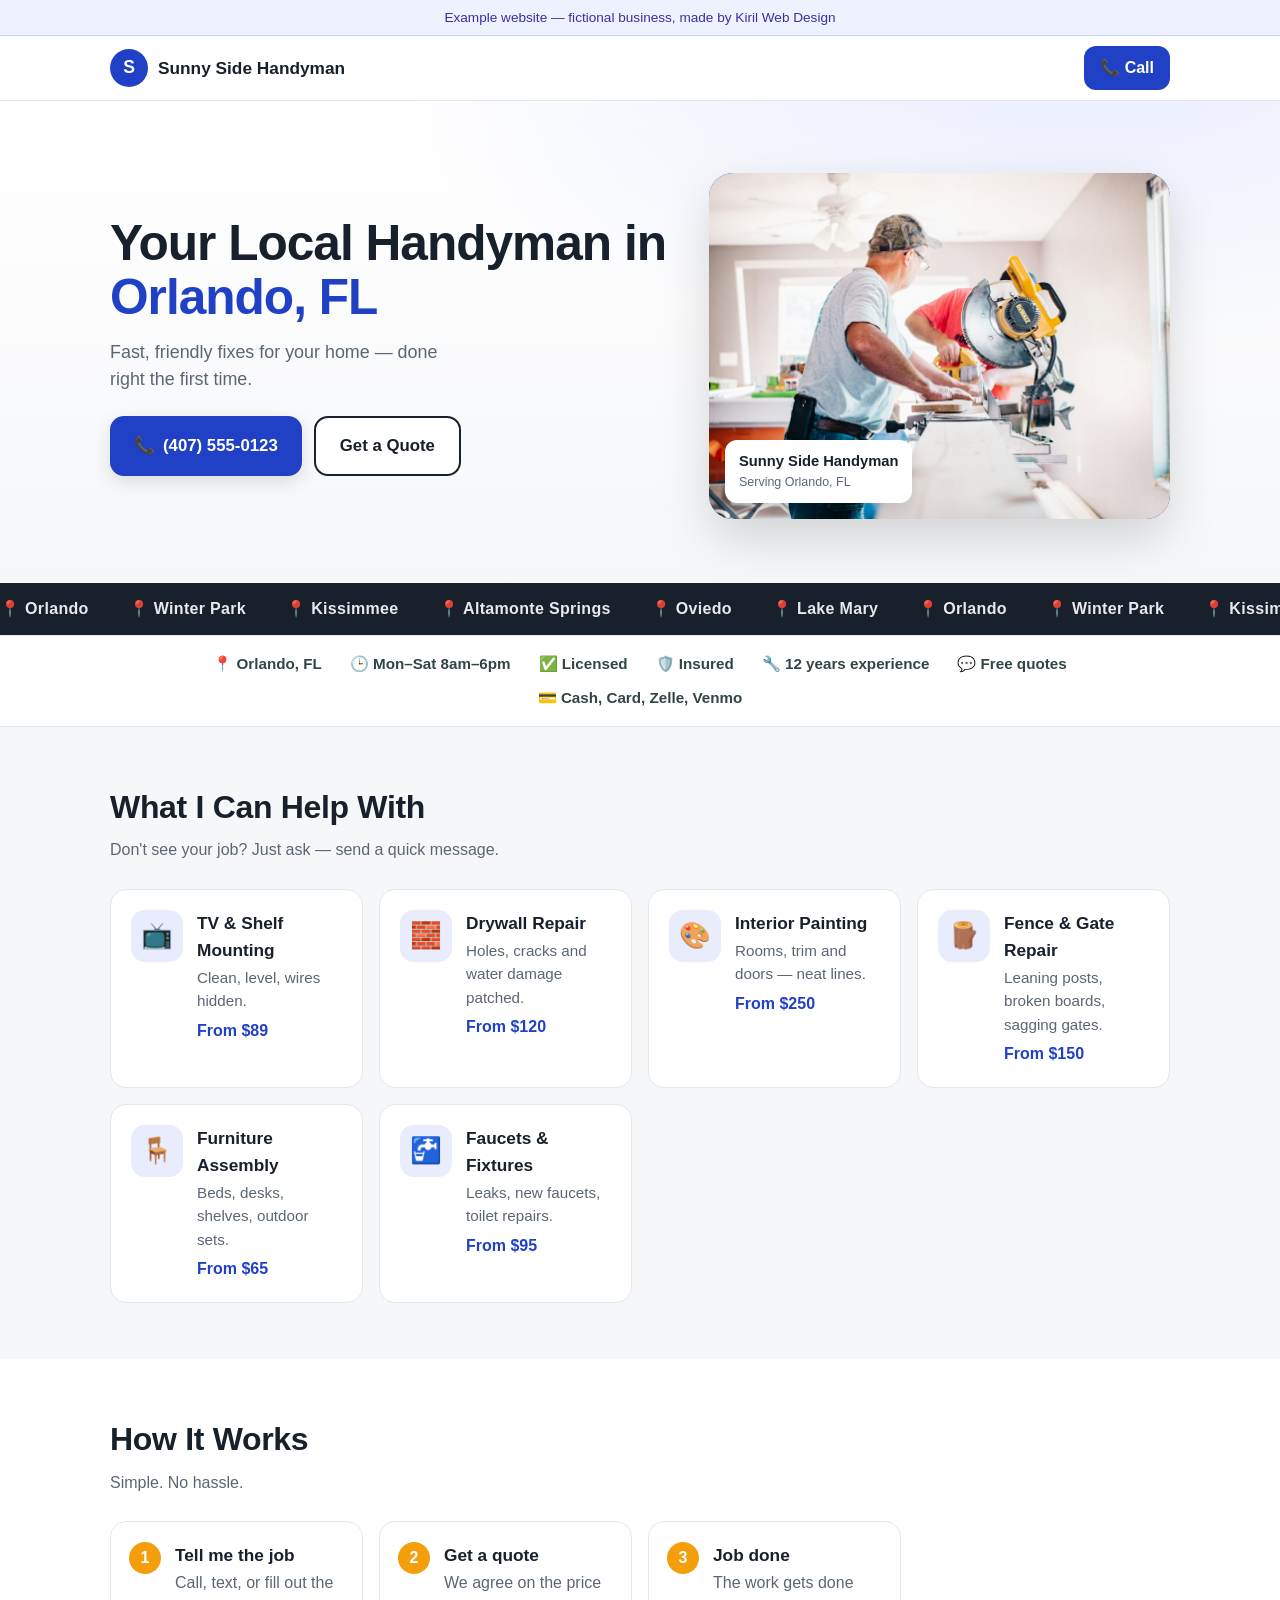
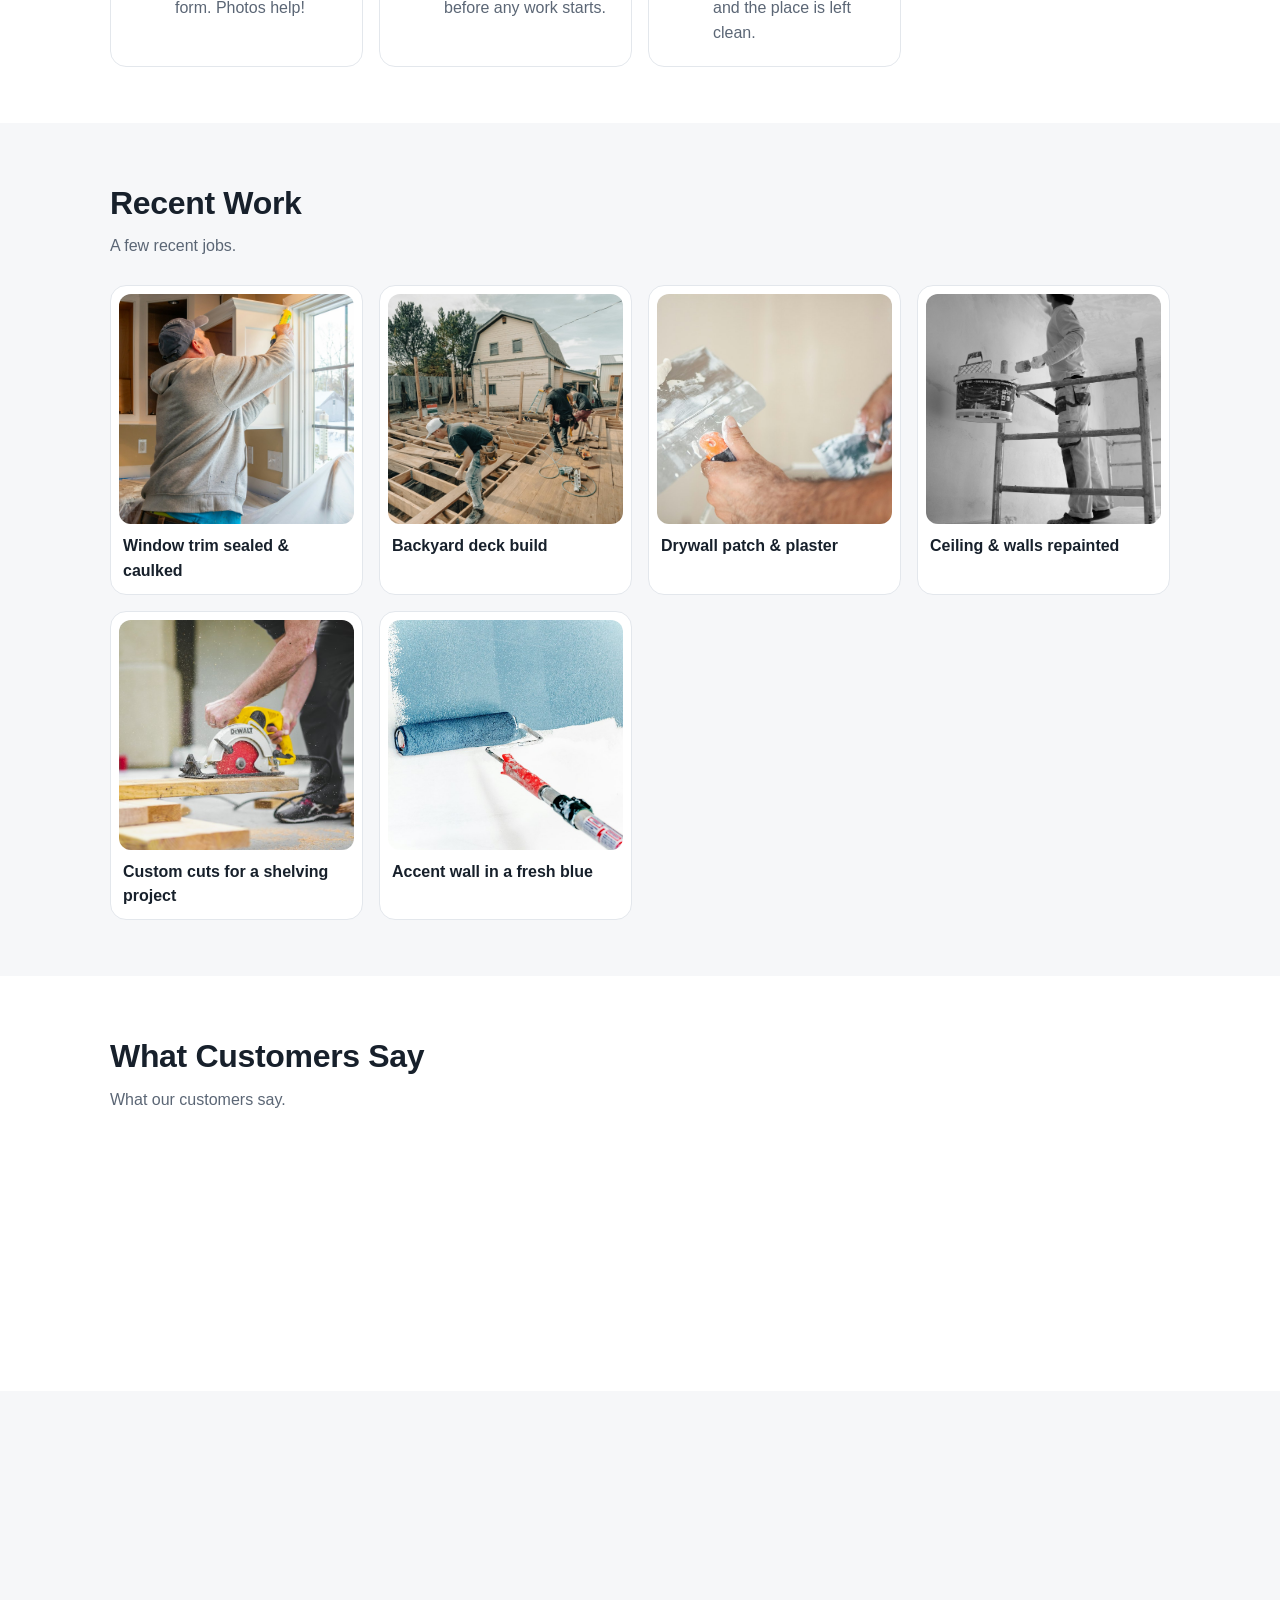
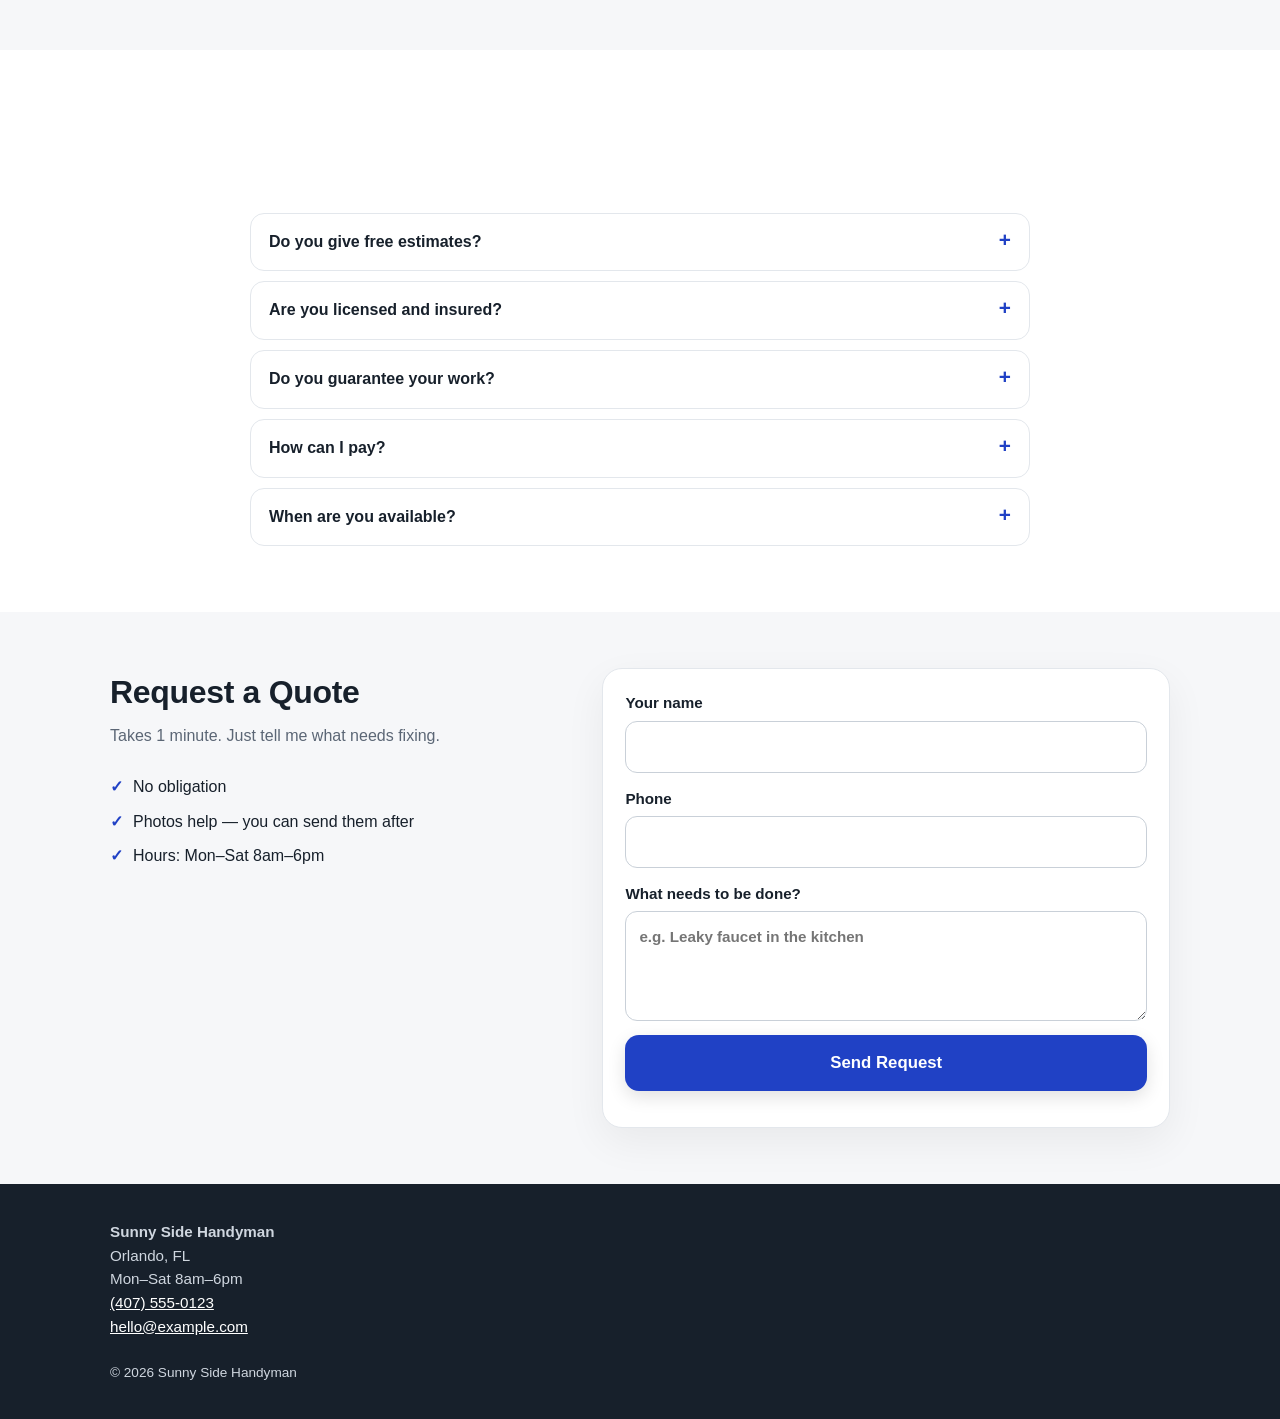
<file: showcase-admin/index.html>
<!DOCTYPE html>
<html lang="en">
<head>
<meta charset="UTF-8">
<meta name="viewport" content="width=device-width, initial-scale=1">
<title>Handyman</title>
<meta name="description" content="">
<meta name="robots" content="noindex, nofollow">
<style>
:root{--brand:#1f6feb;--brand-d:#1557c0;--brand-l:#eaf2ff;--accent:#f59e0b;--ink:#17202b;--muted:#5b6675;--bg:#f6f7f9;--card:#fff;--line:#e3e7ec;--r:16px}
*{box-sizing:border-box;margin:0;padding:0}
html{scroll-behavior:smooth}
body{font-family:-apple-system,BlinkMacSystemFont,"Segoe UI",Roboto,Arial,sans-serif;color:var(--ink);background:var(--bg);line-height:1.55;padding-bottom:80px;-webkit-font-smoothing:antialiased}
a{color:inherit}
.wrap{max-width:1100px;margin:0 auto;padding:0 20px}
.hide{display:none!important}

/* demo bar */
.demo{background:#fff4d6;color:#7a5200;text-align:center;font-size:.85rem;padding:7px 12px;border-bottom:1px solid #f0d58a}

/* header */
header{background:rgba(255,255,255,.92);backdrop-filter:blur(8px);border-bottom:1px solid var(--line);position:sticky;top:0;z-index:10}
header .wrap{display:flex;align-items:center;justify-content:space-between;height:64px;gap:12px}
.logo{font-weight:800;font-size:1.08rem;display:flex;align-items:center;gap:10px;text-decoration:none}
.logo img{height:38px}
.mono{width:38px;height:38px;border-radius:50%;background:var(--brand);color:#fff;display:grid;place-items:center;font-weight:800;font-size:1.1rem;flex:none}
.hcall{background:var(--brand);color:#fff;text-decoration:none;padding:10px 16px;border-radius:12px;font-weight:700;white-space:nowrap;border:0;font:inherit;font-weight:700;cursor:pointer}

/* buttons */
.btn{display:inline-flex;align-items:center;justify-content:center;gap:8px;text-decoration:none;border:0;cursor:pointer;font:inherit;font-weight:700;padding:15px 24px;border-radius:14px;font-size:1.05rem;transition:transform .15s,box-shadow .2s,background .2s}
.btn:hover{transform:translateY(-2px)}
.btn-p{background:var(--brand);color:#fff;box-shadow:0 6px 18px rgba(0,0,0,.12)}
.btn-p:hover{background:var(--brand-d)}
.btn-s{background:#fff;color:var(--ink);border:2px solid var(--ink)}
.pulse{animation:pulse 2.6s ease-in-out infinite}
@keyframes pulse{0%,100%{box-shadow:0 0 0 0 rgba(31,111,235,.45)}50%{box-shadow:0 0 0 12px rgba(31,111,235,0)}}

/* hero */
.hero{background:radial-gradient(1200px 500px at 85% -10%,var(--brand-l),transparent 60%),linear-gradient(180deg,#fff,var(--bg));padding:48px 0 40px}
.hero .wrap{display:grid;gap:36px;align-items:center}
.hero h1{font-size:clamp(2rem,5.2vw,3.1rem);line-height:1.1;letter-spacing:-.02em;margin-bottom:14px}
.hero h1 .pl,.hero h1 .pl .w{color:var(--brand)}
.hero p.lead{font-size:1.12rem;color:var(--muted);margin-bottom:22px;max-width:34ch}
.cta{display:flex;flex-wrap:wrap;gap:12px}
.art{position:relative;border-radius:24px;background:linear-gradient(145deg,var(--brand),var(--brand-d));aspect-ratio:4/3;overflow:hidden;box-shadow:0 20px 50px rgba(0,0,0,.15)}
.art svg{position:absolute;inset:0;width:100%;height:100%}
.art img.hp{position:absolute;inset:0;width:100%;height:100%;object-fit:cover}
.photo img{width:100%;height:230px;object-fit:cover;display:block;border-radius:12px}
.photo p{padding:10px 4px 2px;font-weight:600}
.art .tag{position:absolute;left:16px;bottom:16px;background:#fff;border-radius:12px;padding:10px 14px;font-weight:700;font-size:.92rem;box-shadow:0 8px 20px rgba(0,0,0,.15)}
.art .tag small{display:block;font-weight:500;color:var(--muted);font-size:.78rem}
@media(min-width:860px){.hero .wrap{grid-template-columns:1.1fr .9fr}.hero{padding:72px 0 64px}}

/* fact strip */
.strip{background:#fff;border-top:1px solid var(--line);border-bottom:1px solid var(--line)}
.strip .wrap{display:flex;flex-wrap:wrap;gap:10px 28px;justify-content:center;padding-top:16px;padding-bottom:16px;font-weight:600;font-size:.95rem;color:#344}
.strip span{display:flex;align-items:center;gap:8px}

/* sections */
section{padding:56px 0}
section.alt{background:#fff}
section h2{font-size:clamp(1.5rem,3.4vw,2rem);letter-spacing:-.01em;margin-bottom:6px}
section .sub{color:var(--muted);margin-bottom:26px}
.grid{display:grid;gap:16px;grid-template-columns:repeat(auto-fill,minmax(230px,1fr))}
.card{background:var(--card);border:1px solid var(--line);border-radius:var(--r);padding:20px;transition:transform .2s,box-shadow .2s,border-color .2s}
.card.lift:hover{transform:translateY(-4px);box-shadow:0 14px 30px rgba(0,0,0,.08);border-color:transparent}
.svc{display:flex;gap:14px;align-items:flex-start}
.svc .ic{font-size:1.6rem;width:52px;height:52px;border-radius:14px;background:var(--brand-l);display:grid;place-items:center;flex:none}
.svc h3{font-size:1.08rem;margin-bottom:2px}
.svc p{color:var(--muted);font-size:.95rem}
.svc .price{margin-top:6px;font-weight:700;color:var(--brand)}
.grid.few{grid-template-columns:1fr;max-width:640px}
.steps .card{position:relative;padding-left:64px}
.steps .n{position:absolute;left:18px;top:20px;width:32px;height:32px;border-radius:50%;background:var(--accent);color:#fff;font-weight:800;display:grid;place-items:center}
.steps h3{font-size:1.08rem;margin-bottom:2px}
.steps p{color:var(--muted)}
.chips{display:flex;flex-wrap:wrap;gap:8px}
.chip{background:#fff;border:1px solid var(--line);border-radius:999px;padding:7px 15px;font-weight:600}
.ba{display:grid;grid-template-columns:1fr 1fr;gap:4px;border-radius:12px;overflow:hidden}
.ba figure{position:relative}.ba img{width:100%;height:170px;object-fit:cover;display:block}
.ba figcaption{position:absolute;left:8px;top:8px;background:rgba(0,0,0,.6);color:#fff;font-size:.75rem;padding:2px 8px;border-radius:6px}
.ph-photo{aspect-ratio:4/3;border:2px dashed #c9d3df;border-radius:var(--r);display:grid;place-items:center;text-align:center;color:#7b8794;background:repeating-linear-gradient(45deg,#fafbfc,#fafbfc 12px,#f3f5f8 12px,#f3f5f8 24px);padding:16px;font-weight:600}
.gal-ph{grid-template-columns:repeat(3,1fr)!important;gap:10px}
@media(max-width:600px){.gal-ph .ph-photo{aspect-ratio:1;padding:8px;font-size:.75rem}.gal-ph .ph-photo b{font-size:1.4rem}.art{aspect-ratio:16/9}}
.ph-photo b{display:block;font-size:2rem;margin-bottom:6px}
.stars{color:var(--accent);letter-spacing:2px}
.revcta{display:flex;align-items:center;justify-content:space-between;gap:16px;flex-wrap:wrap;background:var(--brand-l);border-radius:var(--r);padding:22px}
.revcta p{font-weight:700;font-size:1.05rem}
details{background:#fff;border:1px solid var(--line);border-radius:14px;padding:16px 18px;margin-bottom:10px}
summary{font-weight:700;cursor:pointer;list-style:none;display:flex;justify-content:space-between;gap:10px}
summary::after{content:"+";font-size:1.3rem;line-height:1;color:var(--brand);transition:transform .2s}
details[open] summary::after{transform:rotate(45deg)}
details p{margin-top:8px;color:var(--muted)}

/* quote */
.quote-box{display:grid;gap:28px;align-items:start}
@media(min-width:860px){.quote-box{grid-template-columns:.9fr 1.1fr}}
.qside li{list-style:none;margin:10px 0;display:flex;gap:10px;align-items:flex-start}
.qside li b{color:var(--brand)}
form{display:grid;gap:14px;background:#fff;border:1px solid var(--line);border-radius:20px;padding:22px;box-shadow:0 14px 40px rgba(0,0,0,.06)}
label{font-weight:600;font-size:.95rem;display:grid;gap:6px}
input,textarea{font:inherit;padding:13px;border:1px solid #c9d0d8;border-radius:12px;background:#fff;width:100%;transition:border-color .2s,box-shadow .2s}
input:focus,textarea:focus{outline:0;border-color:var(--brand);box-shadow:0 0 0 4px var(--brand-l)}
textarea{min-height:110px;resize:vertical}
#formMsg{font-weight:600}
.err{color:#b91c1c}
.done{display:grid;place-items:center;text-align:center;gap:10px;padding:30px 10px}
.check{width:64px;height:64px;border-radius:50%;background:#16a34a;display:grid;place-items:center;animation:pop .5s cubic-bezier(.2,1.4,.4,1)}
.check svg{width:34px;height:34px;stroke:#fff;stroke-width:3;fill:none;stroke-dasharray:40;stroke-dashoffset:40;animation:draw .5s .25s forwards}
@keyframes pop{from{transform:scale(0)}to{transform:scale(1)}}
@keyframes draw{to{stroke-dashoffset:0}}

/* footer */
footer{background:var(--ink);color:#cfd6df;padding:36px 0;font-size:.95rem}
footer a{color:#fff}
.social{display:flex;gap:14px;flex-wrap:wrap;margin-top:10px}

/* sticky bar (mobile) */
.bar{position:fixed;left:0;right:0;bottom:0;display:grid;grid-auto-flow:column;grid-auto-columns:1fr;gap:8px;padding:10px;background:#fff;border-top:1px solid var(--line);z-index:20;box-shadow:0 -6px 20px rgba(0,0,0,.06)}
.bar .btn{padding:13px}
@media(min-width:860px){.bar{display:none}body{padding-bottom:0}}

/* toast */
.toast{position:fixed;left:50%;bottom:96px;transform:translateX(-50%) translateY(20px);background:var(--ink);color:#fff;padding:12px 18px;border-radius:12px;font-size:.92rem;opacity:0;pointer-events:none;transition:.3s;z-index:30;max-width:90vw;text-align:center}
.toast.on{opacity:1;transform:translateX(-50%) translateY(0)}

/* scroll reveal */
.rv{opacity:0;transform:translateY(24px);transition:opacity .7s ease,transform .7s ease}
.rv.in{opacity:1;transform:none}
.stagger>*{opacity:0;transform:translateY(18px);transition:opacity .6s ease,transform .6s ease}
.stagger.in>*{opacity:1;transform:none}
.stagger.in>*:nth-child(2){transition-delay:.12s}.stagger.in>*:nth-child(3){transition-delay:.24s}.stagger.in>*:nth-child(4){transition-delay:.36s}.stagger.in>*:nth-child(5){transition-delay:.48s}.stagger.in>*:nth-child(6){transition-delay:.6s}
@media (prefers-reduced-motion:reduce){*,*::before,*::after{animation:none!important;transition:none!important}.rv,.stagger>*{opacity:1;transform:none}}

/* --- v3 effects --- */
.hero h1 .w{display:inline-block;opacity:0;transform:translateY(14px);filter:blur(4px);animation:wIn .6s cubic-bezier(.2,.7,.2,1) forwards}
@keyframes wIn{to{opacity:1;transform:none;filter:none}}
.art{transform-style:preserve-3d;transition:transform .25s ease-out;will-change:transform}
.art img.hp{transform:scale(1.15);will-change:transform}
.marq{background:var(--ink);color:#fff;overflow:hidden;white-space:nowrap;padding:14px 0;font-weight:700;letter-spacing:.02em}
.marq .tr{display:inline-flex;gap:40px;padding-right:40px;animation:mq 40s linear infinite}
.marq span{opacity:.9}.marq span b{color:var(--accent);margin-right:40px}
@keyframes mq{to{transform:translateX(-50%)}}
@media (prefers-reduced-motion:reduce){.hero h1 .w{opacity:1;transform:none;filter:none}.marq .tr{animation:none}.art img.hp{transform:none}}
</style>
</head>
<body>

<div class="demo hide" id="demoBar"></div>

<header><div class="wrap">
  <a class="logo" href="#top" id="logo"></a>
  <a class="hcall callbtn" href="#">📞 <span>Call</span></a>
</div></header>

<div class="hero" id="top"><div class="wrap">
  <div class="rv">
    <h1 id="heroTitle"></h1>
    <p class="lead" id="heroLead"></p>
    <div class="cta">
      <a class="btn btn-p pulse callbtn" href="#">📞 <span>Call Now</span></a>
      <a class="btn btn-s" href="#quote">Get a Quote</a>
    </div>
  </div>
  <div class="art rv" aria-hidden="true">
    <svg viewBox="0 0 400 300" preserveAspectRatio="xMidYMid slice">
      <g fill="none" stroke="rgba(255,255,255,.18)" stroke-width="2">
        <circle cx="320" cy="60" r="90"/><circle cx="320" cy="60" r="140"/><circle cx="60" cy="280" r="110"/>
      </g>
      <g transform="translate(120 60) rotate(-35 80 90)" fill="#fff">
        <rect x="70" y="20" width="20" height="150" rx="8" opacity=".95"/>
        <path d="M45 10h70a10 10 0 0 1 10 10v26a10 10 0 0 1-10 10H45a10 10 0 0 1-10-10V20a10 10 0 0 1 10-10z" opacity=".95"/>
      </g>
      <g transform="translate(150 70) rotate(35 80 90)" fill="rgba(255,255,255,.85)">
        <rect x="72" y="70" width="16" height="110" rx="7"/>
        <path d="M80 0c-22 0-38 16-38 36 0 14 8 25 20 31l6 13h24l6-13c12-6 20-17 20-31 0-20-16-36-38-36zm0 20a10 10 0 1 1 0 20 10 10 0 0 1 0-20z"/>
      </g>
    </svg>
    <div class="tag" id="artTag"></div>
  </div>
</div></div>

<div class="marq hide" id="marq" aria-label="Service area"><div class="tr" id="marqIn"></div></div>
<div class="strip" id="strip"><div class="wrap" id="stripIn"></div></div>

<section id="services"><div class="wrap">
  <div class="rv"><h2>What I Can Help With</h2>
  <p class="sub">Don't see your job? Just ask — send a quick message.</p></div>
  <div class="grid stagger" id="svcList"></div>
</div></section>

<section id="how" class="alt"><div class="wrap">
  <div class="rv"><h2>How It Works</h2><p class="sub">Simple. No hassle.</p></div>
  <div class="grid steps stagger">
    <div class="card"><span class="n">1</span><h3>Tell me the job</h3><p>Call, text, or fill out the form. Photos help!</p></div>
    <div class="card"><span class="n">2</span><h3>Get a quote</h3><p>We agree on the price before any work starts.</p></div>
    <div class="card"><span class="n">3</span><h3>Job done</h3><p>The work gets done and the place is left clean.</p></div>
  </div>
</div></section>

<section id="gallery"><div class="wrap">
  <div class="rv"><h2>Recent Work</h2><p class="sub" id="galSub">Real before &amp; after photos.</p></div>
  <div class="grid stagger" id="galList"></div>
</div></section>

<section id="reviews" class="alt"><div class="wrap">
  <div class="rv"><h2>What Customers Say</h2><p class="sub">Real feedback from real customers.</p></div>
  <div class="grid stagger" id="revList"></div>
  <div class="revcta rv hide" id="revCta" style="margin-top:16px"><p id="revCtaText"></p><a class="btn btn-p" id="revCtaBtn" target="_blank" rel="noopener">Read reviews →</a></div>
</div></section>

<section id="area"><div class="wrap">
  <div class="rv"><h2>Service Area</h2><p class="sub" id="areaSub"></p></div>
  <div class="chips stagger" id="areaList"></div>
</div></section>

<section id="faqSec" class="alt"><div class="wrap" style="max-width:820px">
  <div class="rv"><h2>Questions</h2><p class="sub">Quick answers.</p></div>
  <div id="faqList" class="rv"></div>
</div></section>

<section id="quote"><div class="wrap quote-box">
  <div class="qside rv">
    <h2>Request a Quote</h2>
    <p class="sub">Takes 1 minute. Just tell me what needs fixing.</p>
    <ul>
      <li><b>✓</b> No obligation</li>
      <li><b>✓</b> Photos help — you can send them after</li>
      <li id="qHours" class="hide"></li>
    </ul>
  </div>
  <div class="rv" id="formWrap">
    <form id="qForm" novalidate>
      <label>Your name<input name="name" required autocomplete="name"></label>
      <label>Phone<input name="phone" type="tel" required autocomplete="tel"></label>
      <label>What needs to be done?<textarea name="details" required placeholder="e.g. Leaky faucet in the kitchen"></textarea></label>
      <button class="btn btn-p" type="submit">Send Request</button>
      <p id="formMsg" role="status"></p>
    </form>
  </div>
</div></section>

<footer><div class="wrap">
  <div id="fInfo"></div>
  <div class="social" id="fSocial"></div>
  <p style="margin-top:14px;font-size:.85rem" id="fCopy"></p>
</div></footer>

<div class="bar" id="bar">
  <a class="btn btn-s callbtn" href="#">📞 <span>Call</span></a>
  <a class="btn btn-p" href="#quote">Get a Quote</a>
</div>
<div class="toast" id="toast"></div>

<script src="config.js"></script>
<script>try{if(/[?&]preview=1/.test(location.search)){const p=localStorage.getItem("previewSITE");if(p){window.SITE=JSON.parse(p);window.__preview=true;}}}catch(_){}</script>
<script>
(function(){
  const S = window.SITE || {}, B = S.business || {}, P = !!S.showPlaceholders, DEMO = !!S.demo;
  const $ = id => document.getElementById(id);
  const has = v => Array.isArray(v) ? v.length > 0 : !!(v && String(v).trim());
  const el = (tag, cls, text) => { const e = document.createElement(tag); if (cls) e.className = cls; if (text != null) e.textContent = text; return e; };
  const place = [B.city, B.state].filter(has).join(", ");
  const toast = t => { const x = $("toast"); x.textContent = t; x.classList.add("on"); clearTimeout(x._t); x._t = setTimeout(() => x.classList.remove("on"), 2800); };

  // Brand color from name (unique per client, stable)
  if (!S.brandColor && has(B.name)) {
    let h = 0; for (const c of B.name) h = (h * 31 + c.charCodeAt(0)) % 360;
    const hue = [212, 160, 195, 24, 228, 175][h % 6];
    document.documentElement.style.setProperty("--brand", `hsl(${hue} 72% 45%)`);
    document.documentElement.style.setProperty("--brand-d", `hsl(${hue} 72% 37%)`);
    document.documentElement.style.setProperty("--brand-l", `hsl(${hue} 80% 95%)`);
  } else if (S.brandColor) document.documentElement.style.setProperty("--brand", S.brandColor);

  // Sample badge
  if (S.sample) { $("galSub").textContent = "A few recent jobs."; document.querySelector("#reviews .sub").textContent = "What our customers say."; const d = $("demoBar"); d.textContent = "Example website — fictional business, made by Kiril Web Design"; d.classList.remove("hide"); d.style.background = "#eef2ff"; d.style.color = "#3730a3"; d.style.borderColor = "#c7d2fe"; }

  // Demo bar
  if (DEMO) { const d = $("demoBar"); d.textContent = "Demo preview" + (has(B.name) ? " prepared for " + B.name : "") + " — not the official website yet."; d.classList.remove("hide"); }

  if (window.__preview) { const d = $("demoBar"); d.textContent = "Preview — your changes (demo mode, not published)"; d.classList.remove("hide"); d.style.background = "#dcfce7"; d.style.color = "#166534"; }

  // Title / meta
  if (has(B.name)) document.title = B.name + (place ? " — Handyman in " + place : "");
  document.querySelector('meta[name=description]').content = [B.tagline, place && "Handyman services in " + place].filter(has).join(". ");

  // Logo (image or monogram)
  const logo = $("logo");
  if (has(B.logo)) { const i = el("img"); i.src = B.logo; i.alt = B.name || "Logo"; logo.append(i); }
  else if (has(B.name)) logo.append(el("span", "mono", B.name.trim()[0].toUpperCase()));
  logo.append(el("span", null, B.name || ""));

  // Call buttons
  const tel = has(B.phone) ? "tel:" + B.phone.replace(/[^\d+]/g, "") : "";
  document.querySelectorAll(".callbtn").forEach(a => {
    if (tel) a.href = tel;
    else if (DEMO || P) { a.href = "#"; a.addEventListener("click", e => { e.preventDefault(); toast("Your phone number will be added here after setup."); }); }
    else a.classList.add("hide");
  });
  if (tel && has(B.phoneDisplay)) document.querySelectorAll(".hero .callbtn span").forEach(s => s.textContent = B.phoneDisplay);

  // Hero
  const h1 = $("heroTitle");
  h1.append("Your Local Handyman" + (place ? " in " : ""));
  if (place) h1.append(el("span", "pl", place));
  $("heroLead").textContent = has(B.tagline) ? B.tagline : "Repairs and small jobs around the house — just tell me what needs fixing.";
  if (has(S.heroImage)) { const a = document.querySelector(".art"); a.querySelector("svg").remove(); const i = el("img","hp"); i.src = S.heroImage; i.alt = "Handyman at work"; a.prepend(i); }
  const tag = $("artTag");
  if (has(B.name)) { tag.append(el("span", null, B.name)); tag.append(el("small", null, place ? "Serving " + place : "Local handyman")); }
  else tag.classList.add("hide");

  // Fact strip (only real data)
  const st = $("stripIn"), addS = t => st.append(el("span", null, t));
  if (place) addS("📍 " + place);
  if (has(B.hours)) addS("🕒 " + B.hours);
  if (B.licensed) addS("✅ Licensed" + (has(B.licenseNumber) ? " #" + B.licenseNumber : ""));
  if (B.insured) addS("🛡️ Insured");
  if (has(B.yearsInBusiness)) addS("🔧 " + B.yearsInBusiness + " years experience");
  if (B.freeQuotes) addS("💬 Free quotes");
  if (has(S.payments)) addS("💳 " + S.payments.join(", "));
  if (!st.children.length) $("strip").classList.add("hide");

  // Services
  const svc = S.services || [], sl = $("svcList");
  if (svc.length && svc.length < 3) sl.classList.add("few");
  svc.forEach(s => {
    const c = el("div", "card lift svc");
    c.append(el("div", "ic", has(s.icon) ? s.icon : "🔧"));
    const t = el("div"); t.append(el("h3", null, s.name || ""));
    if (has(s.desc)) t.append(el("p", null, s.desc));
    if (has(s.priceFrom)) t.append(el("div", "price", "From " + s.priceFrom));
    c.append(t); sl.append(c);
  });
  if (!svc.length) $("services").classList.add("hide");

  // Gallery (real photos, or demo placeholders)
  const gal = S.gallery || [];
  gal.forEach(g => {
    if (has(g.photo)) { const c = el("div", "card lift photo"); c.style.padding = "8px"; const i = el("img"); i.src = g.photo; i.alt = g.caption || "Recent work"; i.loading = "lazy"; c.append(i); if (has(g.caption)) c.append(el("p", null, g.caption)); $("galList").append(c); return; }
    const c = el("div", "card lift"); c.style.padding = "8px";
    const ba = el("div", "ba");
    [["before", "Before"], ["after", "After"]].forEach(([k, t]) => {
      if (!has(g[k])) return;
      const f = el("figure"), i = el("img"); i.src = g[k]; i.alt = t + (g.caption ? " — " + g.caption : ""); i.loading = "lazy";
      f.append(i, el("figcaption", null, t)); ba.append(f);
    });
    c.append(ba); if (has(g.caption)) { const p = el("p", null, g.caption); p.style.padding = "8px 6px 2px"; c.append(p); }
    $("galList").append(c);
  });
  if (!gal.length) {
    if (DEMO) {
      $("galSub").textContent = "Your before & after photos will go here."; $("galList").classList.add("gal-ph");
      ["Photo 1", "Photo 2", "Photo 3"].forEach(t => { const d = el("div", "ph-photo"); d.append(el("b", null, "📷"), t); $("galList").append(d); });
    } else $("gallery").classList.add("hide");
  }

  // Reviews (real only) + link to real review page
  const rev = S.reviews || [];
  rev.forEach(r => {
    const c = el("div", "card");
    const n = Math.max(0, Math.min(5, parseInt(r.stars) || 0));
    if (n) c.append(el("div", "stars", "★".repeat(n)));
    c.append(el("p", null, "“" + (r.text || "") + "”"));
    const m = el("p", null, "— " + (r.name || "") + (has(r.source) ? " · " + r.source : "")); m.style.cssText = "color:var(--muted);margin-top:8px;font-size:.9rem";
    c.append(m); $("revList").append(c);
  });
  if (has(S.reviewsLink)) {
    let src = "online"; try { src = new URL(S.reviewsLink).hostname.replace(/^www\./, "").split(".")[0]; src = src.charAt(0).toUpperCase() + src.slice(1); } catch (_) {}
    if (/homeadvisor/i.test(src)) src = "HomeAdvisor";
    $("revCtaText").textContent = "See what customers say on " + src;
    $("revCtaBtn").href = S.reviewsLink; $("revCta").classList.remove("hide");
  }
  if (!rev.length && !has(S.reviewsLink)) $("reviews").classList.add("hide");

  // Area
  const area = S.serviceArea || [];
  area.forEach(a => $("areaList").append(el("span", "chip", "📍 " + a)));
  $("areaSub").textContent = place ? "Based in " + place + ". Not sure if I cover you? Just ask." : "Not sure if I cover you? Just ask.";
  if (!area.length) $("area").classList.add("hide");

  // FAQ
  const faq = (S.faq || []).slice();
  if (has(S.payments)) faq.push({ q: "How can I pay?", a: S.payments.join(", ") });
  if (has(B.hours)) faq.push({ q: "When are you available?", a: B.hours });
  faq.forEach(f => { const d = el("details"); d.append(el("summary", null, f.q), el("p", null, f.a)); $("faqList").append(d); });
  if (!faq.length) $("faqSec").classList.add("hide");

  if (has(B.hours)) { const q = $("qHours"); q.innerHTML = ""; q.append(el("b", null, "✓"), " Hours: " + B.hours); q.classList.remove("hide"); }

  // Footer
  const fi = $("fInfo");
  fi.append(el("strong", null, B.name || ""));
  [B.address || place, B.hours].filter(has).forEach(t => fi.append(el("div", null, t)));
  if (tel) { const w = el("div"), a = el("a", null, B.phoneDisplay || B.phone); a.href = tel; w.append(a); fi.append(w); }
  if (has(B.email)) { const w = el("div"), a = el("a", null, B.email); a.href = "mailto:" + B.email; w.append(a); fi.append(w); }
  const so = S.social || {}, names = { google: "Google", facebook: "Facebook", instagram: "Instagram", yelp: "Yelp", nextdoor: "Nextdoor" };
  Object.keys(names).forEach(k => { if (has(so[k])) { const a = el("a", null, names[k]); a.href = so[k]; a.target = "_blank"; a.rel = "noopener"; $("fSocial").append(a); } });
  $("fCopy").textContent = "© " + new Date().getFullYear() + (has(B.name) ? " " + B.name : "");

  // Sticky bar: if call hidden, quote button takes full width
  if ($("bar").querySelector(".callbtn.hide")) $("bar").style.gridAutoColumns = "1fr";

  // Quote form
  const L = S.leads || {}, form = $("qForm"), msg = $("formMsg");
  const fail = t => { msg.textContent = t; msg.className = "err"; };
  const success = t => {
    const d = el("div", "done");
    d.innerHTML = '<div class="check"><svg viewBox="0 0 24 24"><path d="M5 12.5l4.5 4.5L19 7.5"/></svg></div>';
    d.append(el("h3", null, "Sent!"), el("p", null, t));
    form.replaceWith(d);
  };
  form.addEventListener("submit", async e => {
    e.preventDefault();
    const d = Object.fromEntries(new FormData(form));
    if (!has(d.name) || !has(d.phone) || !has(d.details)) return fail("Please fill in your name, phone and what needs to be done.");
    const text = `New quote request\nName: ${d.name}\nPhone: ${d.phone}\nDetails: ${d.details}`;
    if (has(L.formEndpoint)) {
      try { const r = await fetch(L.formEndpoint, { method: "POST", headers: { "Accept": "application/json" }, body: new FormData(form) }); if (!r.ok) throw 0; return success("Thanks! I'll get back to you soon."); }
      catch (_) { return fail("Couldn't send. Please call or text instead."); }
    }
    if (has(L.email)) { location.href = "mailto:" + L.email + "?subject=" + encodeURIComponent("Quote request — " + d.name) + "&body=" + encodeURIComponent(text); return success("Your email app should open — just press Send."); }
    if (has(L.sms)) { location.href = "sms:" + L.sms.replace(/[^\d+]/g, "") + "?&body=" + encodeURIComponent(text); return success("Your messages app should open — just press Send."); }
    if (DEMO) return success("This is a demo — once set up, requests will go straight to your phone or email.");
    fail("Please call us to request a quote.");
  });


  // --- v3: headline word reveal ---
  (() => { const h = $("heroTitle"); const walk = n => { [...n.childNodes].forEach(c => { if (c.nodeType === 3) { const f = document.createDocumentFragment(); c.textContent.split(/(\s+)/).forEach(t => { if (!t) return; if (/^\s+$/.test(t)) f.append(t); else { const w = el("span", "w", t); f.append(w); } }); c.replaceWith(f); } else walk(c); }); }; walk(h); h.querySelectorAll(".w").forEach((w, i) => w.style.animationDelay = (0.08 * i + 0.1) + "s"); })();

  // --- v3: marquee with service area ---
  if (area.length) { const m = $("marqIn"); const one = () => area.forEach(a => { const s = el("span"); s.append("📍 " + a); m.append(s); }); one(); one(); one(); one(); $("marq").classList.remove("hide"); }

  // --- v3: parallax + 3D tilt on hero card ---
  const reduce = matchMedia("(prefers-reduced-motion: reduce)").matches;
  const art = document.querySelector(".art"), hp = document.querySelector(".art img.hp");
  if (!reduce && hp) { const onS = () => { const r = art.getBoundingClientRect(); const p = (r.top + r.height / 2 - innerHeight / 2) / innerHeight; hp.style.transform = `scale(1.15) translateY(${(p * 40).toFixed(1)}px)`; }; addEventListener("scroll", onS, { passive: true }); onS(); }
  if (!reduce && art && matchMedia("(hover:hover) and (pointer:fine)").matches) {
    art.addEventListener("mousemove", e => { const r = art.getBoundingClientRect(); const x = (e.clientX - r.left) / r.width - .5, y = (e.clientY - r.top) / r.height - .5; art.style.transform = `perspective(900px) rotateY(${x * 8}deg) rotateX(${-y * 8}deg)`; });
    art.addEventListener("mouseleave", () => art.style.transform = "");
  }

  // Scroll reveal
  const items = document.querySelectorAll(".rv,.stagger");
  if ("IntersectionObserver" in window) {
    const io = new IntersectionObserver(es => es.forEach(x => { if (x.isIntersecting) { x.target.classList.add("in"); io.unobserve(x.target); } }), { threshold: .12 });
    items.forEach(i => io.observe(i));
  } else items.forEach(i => i.classList.add("in"));
})();
</script>
</body>
</html>
</file>
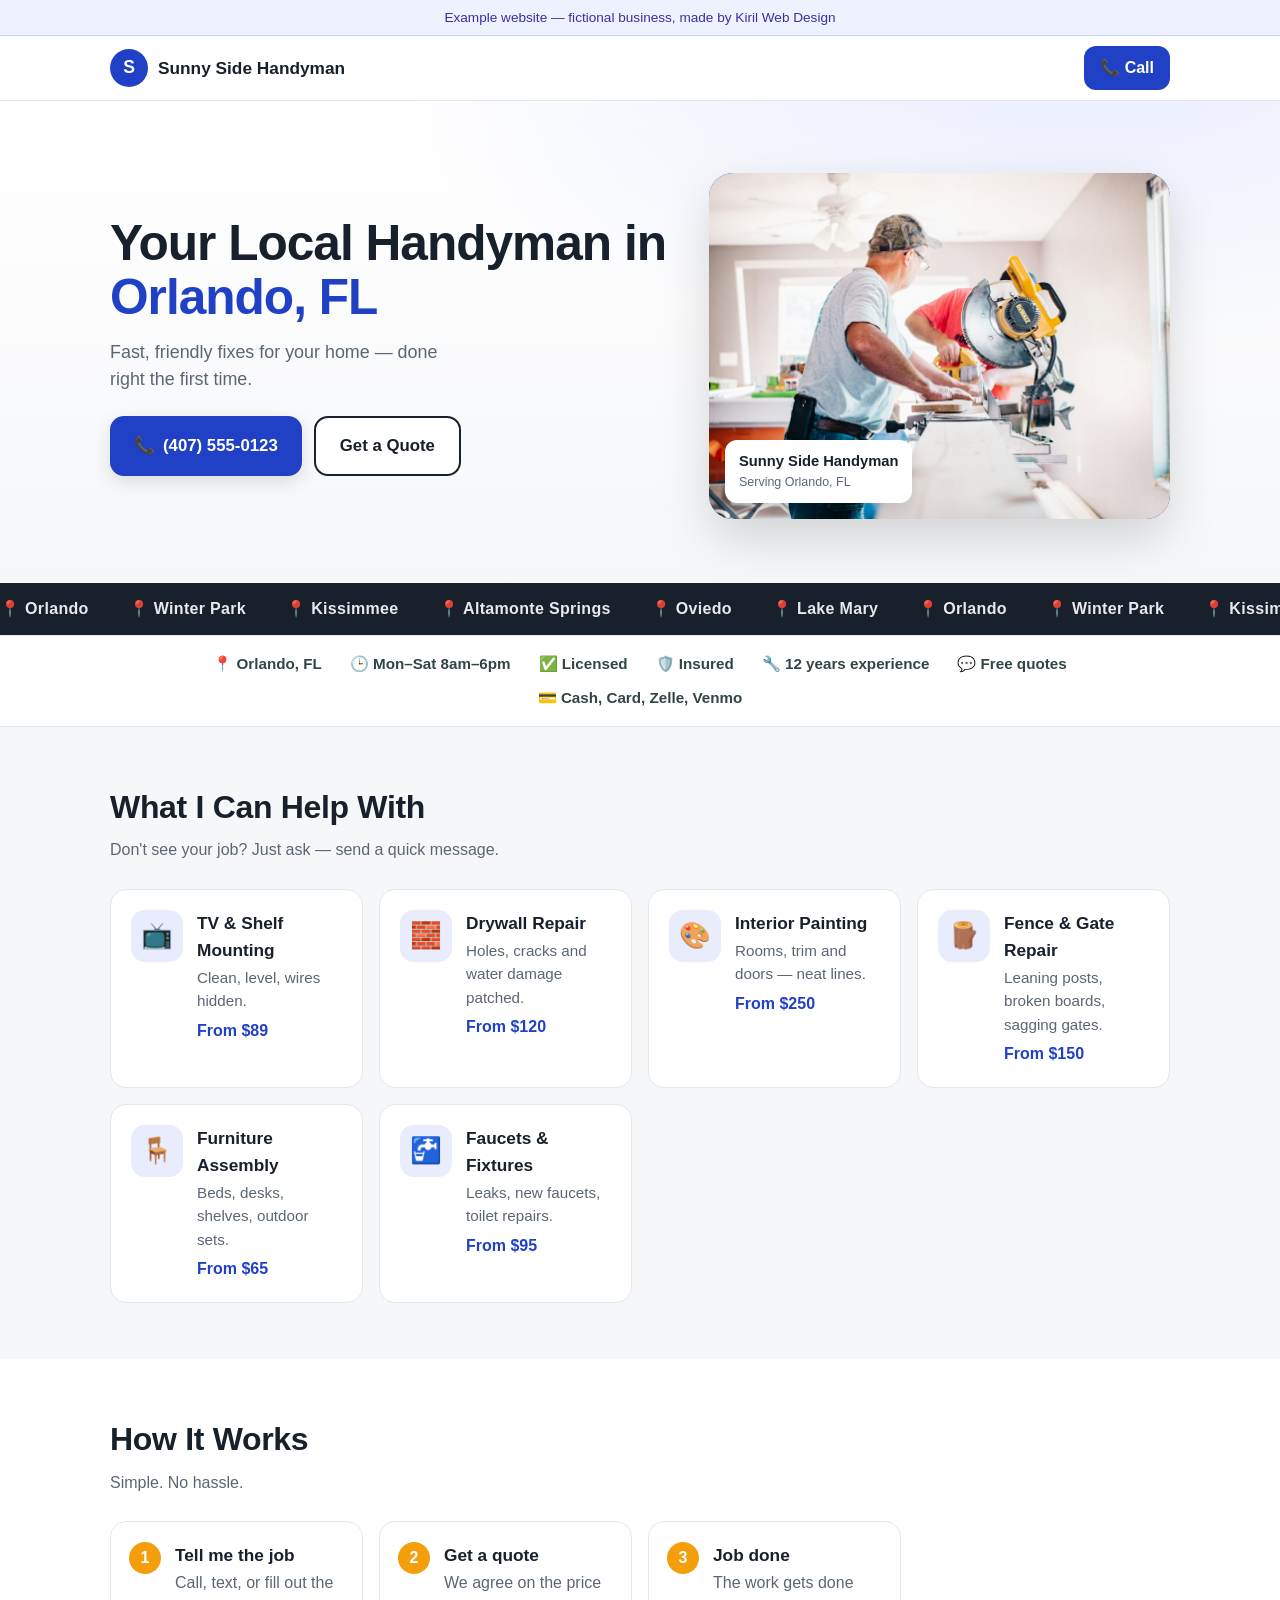
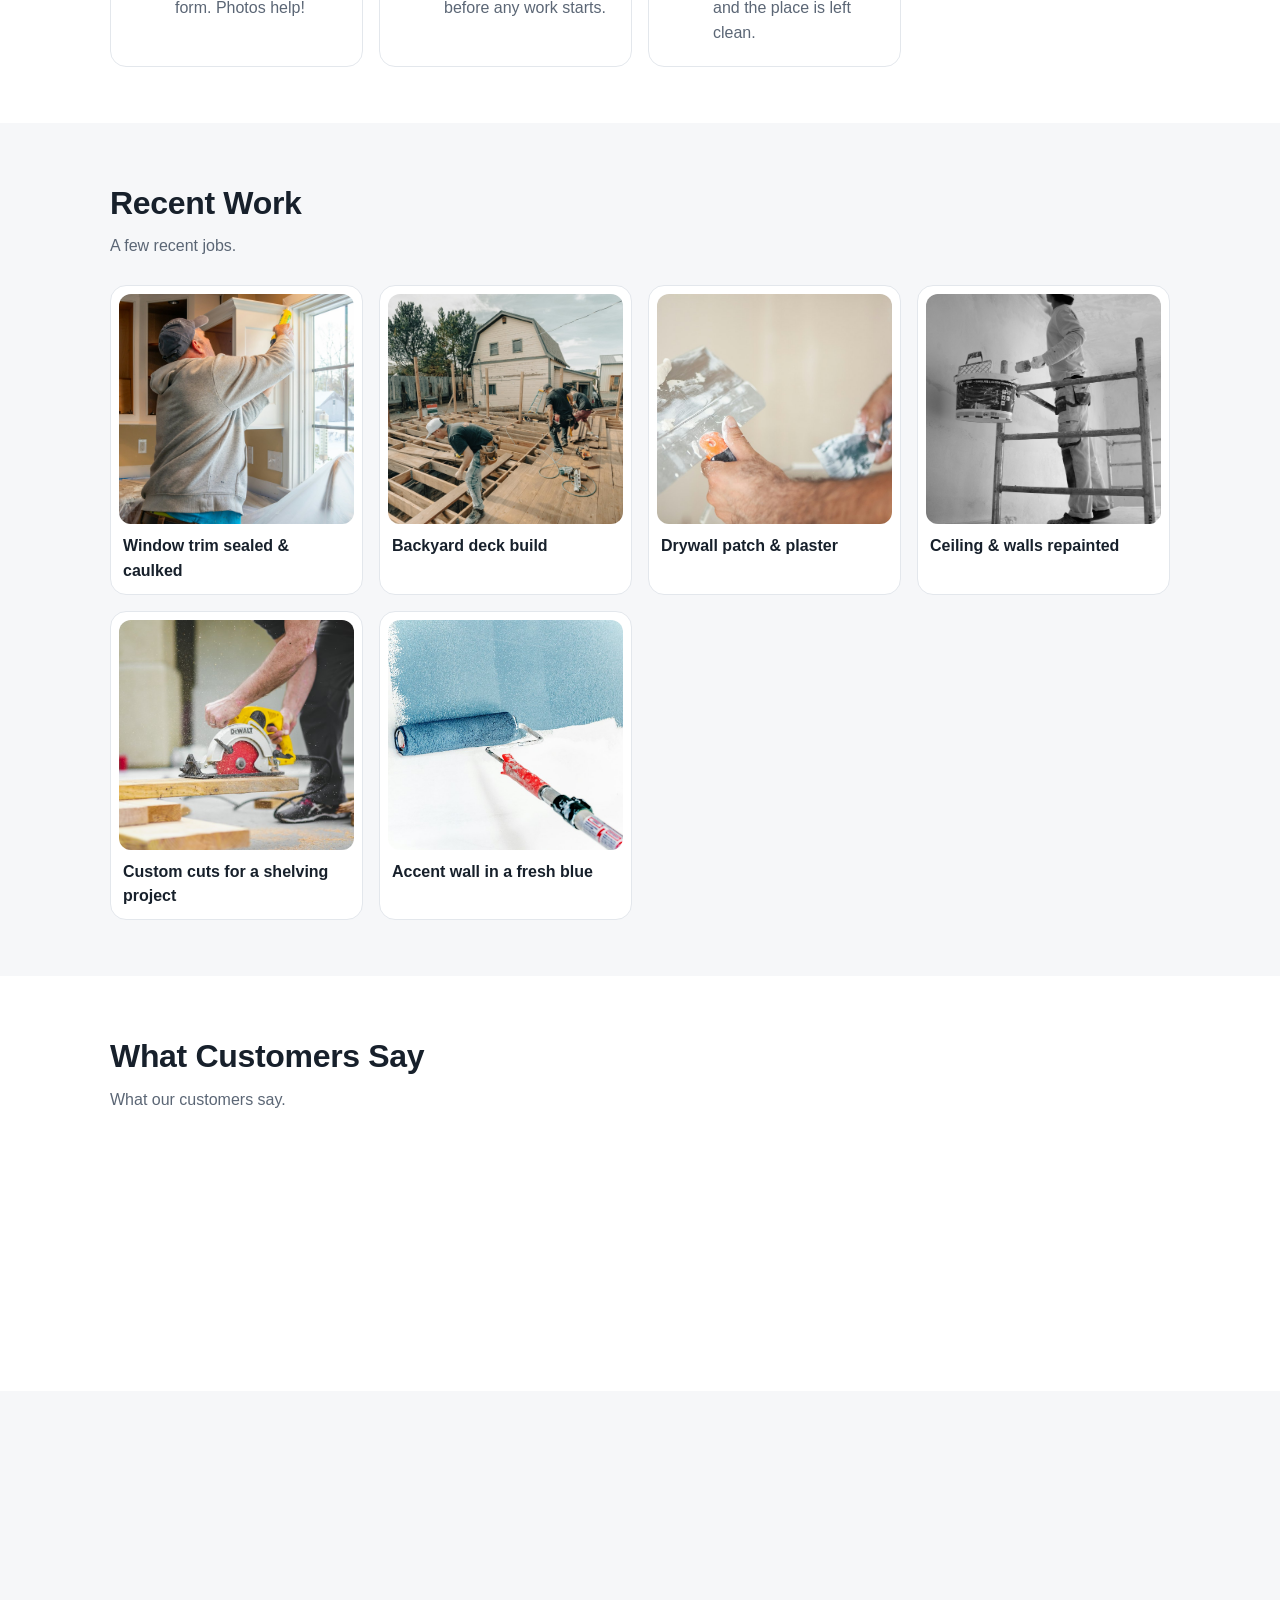
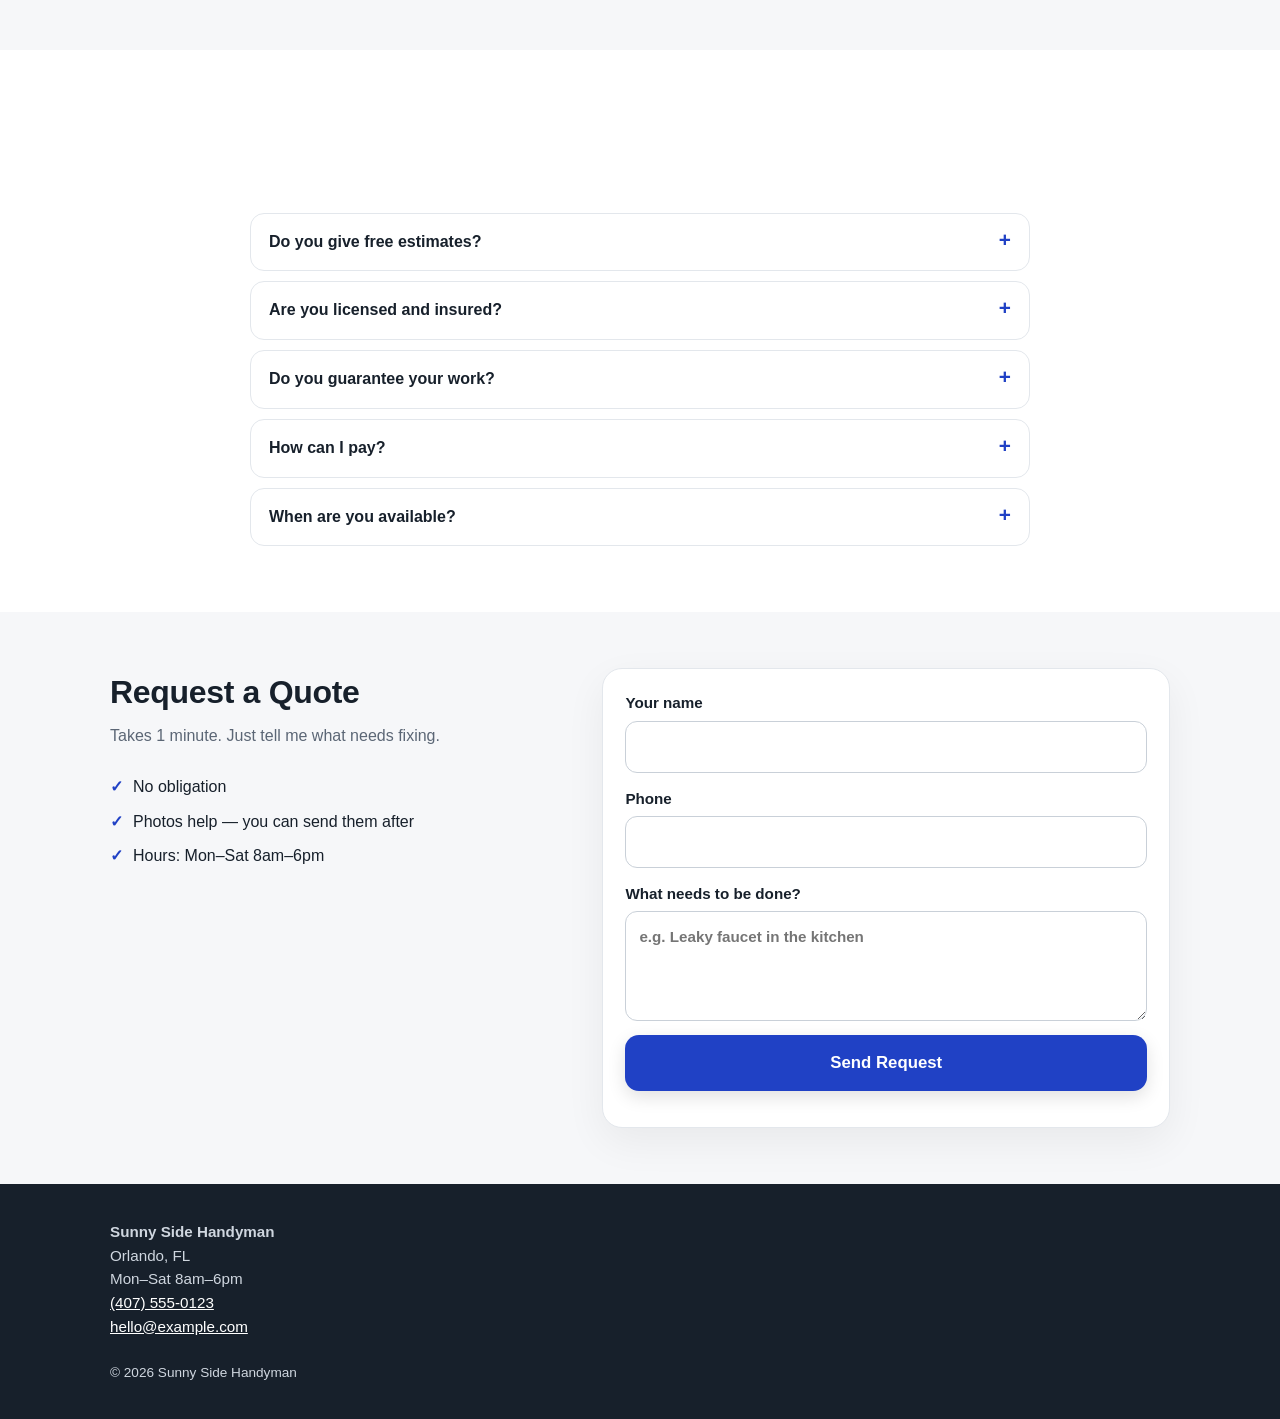
<file: showcase/index.html>
<!DOCTYPE html>
<html lang="en">
<head>
<meta charset="UTF-8">
<meta name="viewport" content="width=device-width, initial-scale=1">
<title>Handyman</title>
<meta name="description" content="">
<meta name="robots" content="noindex, nofollow">
<style>
:root{--brand:#1f6feb;--brand-d:#1557c0;--brand-l:#eaf2ff;--accent:#f59e0b;--ink:#17202b;--muted:#5b6675;--bg:#f6f7f9;--card:#fff;--line:#e3e7ec;--r:16px}
*{box-sizing:border-box;margin:0;padding:0}
html{scroll-behavior:smooth}
body{font-family:-apple-system,BlinkMacSystemFont,"Segoe UI",Roboto,Arial,sans-serif;color:var(--ink);background:var(--bg);line-height:1.55;padding-bottom:80px;-webkit-font-smoothing:antialiased}
a{color:inherit}
.wrap{max-width:1100px;margin:0 auto;padding:0 20px}
.hide{display:none!important}

/* demo bar */
.demo{background:#fff4d6;color:#7a5200;text-align:center;font-size:.85rem;padding:7px 12px;border-bottom:1px solid #f0d58a}

/* header */
header{background:rgba(255,255,255,.92);backdrop-filter:blur(8px);border-bottom:1px solid var(--line);position:sticky;top:0;z-index:10}
header .wrap{display:flex;align-items:center;justify-content:space-between;height:64px;gap:12px}
.logo{font-weight:800;font-size:1.08rem;display:flex;align-items:center;gap:10px;text-decoration:none}
.logo img{height:38px}
.mono{width:38px;height:38px;border-radius:50%;background:var(--brand);color:#fff;display:grid;place-items:center;font-weight:800;font-size:1.1rem;flex:none}
.hcall{background:var(--brand);color:#fff;text-decoration:none;padding:10px 16px;border-radius:12px;font-weight:700;white-space:nowrap;border:0;font:inherit;font-weight:700;cursor:pointer}

/* buttons */
.btn{display:inline-flex;align-items:center;justify-content:center;gap:8px;text-decoration:none;border:0;cursor:pointer;font:inherit;font-weight:700;padding:15px 24px;border-radius:14px;font-size:1.05rem;transition:transform .15s,box-shadow .2s,background .2s}
.btn:hover{transform:translateY(-2px)}
.btn-p{background:var(--brand);color:#fff;box-shadow:0 6px 18px rgba(0,0,0,.12)}
.btn-p:hover{background:var(--brand-d)}
.btn-s{background:#fff;color:var(--ink);border:2px solid var(--ink)}
.pulse{animation:pulse 2.6s ease-in-out infinite}
@keyframes pulse{0%,100%{box-shadow:0 0 0 0 rgba(31,111,235,.45)}50%{box-shadow:0 0 0 12px rgba(31,111,235,0)}}

/* hero */
.hero{background:radial-gradient(1200px 500px at 85% -10%,var(--brand-l),transparent 60%),linear-gradient(180deg,#fff,var(--bg));padding:48px 0 40px}
.hero .wrap{display:grid;gap:36px;align-items:center}
.hero h1{font-size:clamp(2rem,5.2vw,3.1rem);line-height:1.1;letter-spacing:-.02em;margin-bottom:14px}
.hero h1 .pl,.hero h1 .pl .w{color:var(--brand)}
.hero p.lead{font-size:1.12rem;color:var(--muted);margin-bottom:22px;max-width:34ch}
.cta{display:flex;flex-wrap:wrap;gap:12px}
.art{position:relative;border-radius:24px;background:linear-gradient(145deg,var(--brand),var(--brand-d));aspect-ratio:4/3;overflow:hidden;box-shadow:0 20px 50px rgba(0,0,0,.15)}
.art svg{position:absolute;inset:0;width:100%;height:100%}
.art img.hp{position:absolute;inset:0;width:100%;height:100%;object-fit:cover}
.photo img{width:100%;height:230px;object-fit:cover;display:block;border-radius:12px}
.photo p{padding:10px 4px 2px;font-weight:600}
.art .tag{position:absolute;left:16px;bottom:16px;background:#fff;border-radius:12px;padding:10px 14px;font-weight:700;font-size:.92rem;box-shadow:0 8px 20px rgba(0,0,0,.15)}
.art .tag small{display:block;font-weight:500;color:var(--muted);font-size:.78rem}
@media(min-width:860px){.hero .wrap{grid-template-columns:1.1fr .9fr}.hero{padding:72px 0 64px}}

/* fact strip */
.strip{background:#fff;border-top:1px solid var(--line);border-bottom:1px solid var(--line)}
.strip .wrap{display:flex;flex-wrap:wrap;gap:10px 28px;justify-content:center;padding-top:16px;padding-bottom:16px;font-weight:600;font-size:.95rem;color:#344}
.strip span{display:flex;align-items:center;gap:8px}

/* sections */
section{padding:56px 0}
section.alt{background:#fff}
section h2{font-size:clamp(1.5rem,3.4vw,2rem);letter-spacing:-.01em;margin-bottom:6px}
section .sub{color:var(--muted);margin-bottom:26px}
.grid{display:grid;gap:16px;grid-template-columns:repeat(auto-fill,minmax(230px,1fr))}
.card{background:var(--card);border:1px solid var(--line);border-radius:var(--r);padding:20px;transition:transform .2s,box-shadow .2s,border-color .2s}
.card.lift:hover{transform:translateY(-4px);box-shadow:0 14px 30px rgba(0,0,0,.08);border-color:transparent}
.svc{display:flex;gap:14px;align-items:flex-start}
.svc .ic{font-size:1.6rem;width:52px;height:52px;border-radius:14px;background:var(--brand-l);display:grid;place-items:center;flex:none}
.svc h3{font-size:1.08rem;margin-bottom:2px}
.svc p{color:var(--muted);font-size:.95rem}
.svc .price{margin-top:6px;font-weight:700;color:var(--brand)}
.grid.few{grid-template-columns:1fr;max-width:640px}
.steps .card{position:relative;padding-left:64px}
.steps .n{position:absolute;left:18px;top:20px;width:32px;height:32px;border-radius:50%;background:var(--accent);color:#fff;font-weight:800;display:grid;place-items:center}
.steps h3{font-size:1.08rem;margin-bottom:2px}
.steps p{color:var(--muted)}
.chips{display:flex;flex-wrap:wrap;gap:8px}
.chip{background:#fff;border:1px solid var(--line);border-radius:999px;padding:7px 15px;font-weight:600}
.ba{display:grid;grid-template-columns:1fr 1fr;gap:4px;border-radius:12px;overflow:hidden}
.ba figure{position:relative}.ba img{width:100%;height:170px;object-fit:cover;display:block}
.ba figcaption{position:absolute;left:8px;top:8px;background:rgba(0,0,0,.6);color:#fff;font-size:.75rem;padding:2px 8px;border-radius:6px}
.ph-photo{aspect-ratio:4/3;border:2px dashed #c9d3df;border-radius:var(--r);display:grid;place-items:center;text-align:center;color:#7b8794;background:repeating-linear-gradient(45deg,#fafbfc,#fafbfc 12px,#f3f5f8 12px,#f3f5f8 24px);padding:16px;font-weight:600}
.gal-ph{grid-template-columns:repeat(3,1fr)!important;gap:10px}
@media(max-width:600px){.gal-ph .ph-photo{aspect-ratio:1;padding:8px;font-size:.75rem}.gal-ph .ph-photo b{font-size:1.4rem}.art{aspect-ratio:16/9}}
.ph-photo b{display:block;font-size:2rem;margin-bottom:6px}
.stars{color:var(--accent);letter-spacing:2px}
.revcta{display:flex;align-items:center;justify-content:space-between;gap:16px;flex-wrap:wrap;background:var(--brand-l);border-radius:var(--r);padding:22px}
.revcta p{font-weight:700;font-size:1.05rem}
details{background:#fff;border:1px solid var(--line);border-radius:14px;padding:16px 18px;margin-bottom:10px}
summary{font-weight:700;cursor:pointer;list-style:none;display:flex;justify-content:space-between;gap:10px}
summary::after{content:"+";font-size:1.3rem;line-height:1;color:var(--brand);transition:transform .2s}
details[open] summary::after{transform:rotate(45deg)}
details p{margin-top:8px;color:var(--muted)}

/* quote */
.quote-box{display:grid;gap:28px;align-items:start}
@media(min-width:860px){.quote-box{grid-template-columns:.9fr 1.1fr}}
.qside li{list-style:none;margin:10px 0;display:flex;gap:10px;align-items:flex-start}
.qside li b{color:var(--brand)}
form{display:grid;gap:14px;background:#fff;border:1px solid var(--line);border-radius:20px;padding:22px;box-shadow:0 14px 40px rgba(0,0,0,.06)}
label{font-weight:600;font-size:.95rem;display:grid;gap:6px}
input,textarea{font:inherit;padding:13px;border:1px solid #c9d0d8;border-radius:12px;background:#fff;width:100%;transition:border-color .2s,box-shadow .2s}
input:focus,textarea:focus{outline:0;border-color:var(--brand);box-shadow:0 0 0 4px var(--brand-l)}
textarea{min-height:110px;resize:vertical}
#formMsg{font-weight:600}
.err{color:#b91c1c}
.done{display:grid;place-items:center;text-align:center;gap:10px;padding:30px 10px}
.check{width:64px;height:64px;border-radius:50%;background:#16a34a;display:grid;place-items:center;animation:pop .5s cubic-bezier(.2,1.4,.4,1)}
.check svg{width:34px;height:34px;stroke:#fff;stroke-width:3;fill:none;stroke-dasharray:40;stroke-dashoffset:40;animation:draw .5s .25s forwards}
@keyframes pop{from{transform:scale(0)}to{transform:scale(1)}}
@keyframes draw{to{stroke-dashoffset:0}}

/* footer */
footer{background:var(--ink);color:#cfd6df;padding:36px 0;font-size:.95rem}
footer a{color:#fff}
.social{display:flex;gap:14px;flex-wrap:wrap;margin-top:10px}

/* sticky bar (mobile) */
.bar{position:fixed;left:0;right:0;bottom:0;display:grid;grid-auto-flow:column;grid-auto-columns:1fr;gap:8px;padding:10px;background:#fff;border-top:1px solid var(--line);z-index:20;box-shadow:0 -6px 20px rgba(0,0,0,.06)}
.bar .btn{padding:13px}
@media(min-width:860px){.bar{display:none}body{padding-bottom:0}}

/* toast */
.toast{position:fixed;left:50%;bottom:96px;transform:translateX(-50%) translateY(20px);background:var(--ink);color:#fff;padding:12px 18px;border-radius:12px;font-size:.92rem;opacity:0;pointer-events:none;transition:.3s;z-index:30;max-width:90vw;text-align:center}
.toast.on{opacity:1;transform:translateX(-50%) translateY(0)}

/* scroll reveal */
.rv{opacity:0;transform:translateY(24px);transition:opacity .7s ease,transform .7s ease}
.rv.in{opacity:1;transform:none}
.stagger>*{opacity:0;transform:translateY(18px);transition:opacity .6s ease,transform .6s ease}
.stagger.in>*{opacity:1;transform:none}
.stagger.in>*:nth-child(2){transition-delay:.12s}.stagger.in>*:nth-child(3){transition-delay:.24s}.stagger.in>*:nth-child(4){transition-delay:.36s}.stagger.in>*:nth-child(5){transition-delay:.48s}.stagger.in>*:nth-child(6){transition-delay:.6s}
@media (prefers-reduced-motion:reduce){*,*::before,*::after{animation:none!important;transition:none!important}.rv,.stagger>*{opacity:1;transform:none}}

/* --- v3 effects --- */
.hero h1 .w{display:inline-block;opacity:0;transform:translateY(14px);filter:blur(4px);animation:wIn .6s cubic-bezier(.2,.7,.2,1) forwards}
@keyframes wIn{to{opacity:1;transform:none;filter:none}}
.art{transform-style:preserve-3d;transition:transform .25s ease-out;will-change:transform}
.art img.hp{transform:scale(1.15);will-change:transform}
.marq{background:var(--ink);color:#fff;overflow:hidden;white-space:nowrap;padding:14px 0;font-weight:700;letter-spacing:.02em}
.marq .tr{display:inline-flex;gap:40px;padding-right:40px;animation:mq 40s linear infinite}
.marq span{opacity:.9}.marq span b{color:var(--accent);margin-right:40px}
@keyframes mq{to{transform:translateX(-50%)}}
@media (prefers-reduced-motion:reduce){.hero h1 .w{opacity:1;transform:none;filter:none}.marq .tr{animation:none}.art img.hp{transform:none}}
</style>
</head>
<body>

<div class="demo hide" id="demoBar"></div>

<header><div class="wrap">
  <a class="logo" href="#top" id="logo"></a>
  <a class="hcall callbtn" href="#">📞 <span>Call</span></a>
</div></header>

<div class="hero" id="top"><div class="wrap">
  <div class="rv">
    <h1 id="heroTitle"></h1>
    <p class="lead" id="heroLead"></p>
    <div class="cta">
      <a class="btn btn-p pulse callbtn" href="#">📞 <span>Call Now</span></a>
      <a class="btn btn-s" href="#quote">Get a Quote</a>
    </div>
  </div>
  <div class="art rv" aria-hidden="true">
    <svg viewBox="0 0 400 300" preserveAspectRatio="xMidYMid slice">
      <g fill="none" stroke="rgba(255,255,255,.18)" stroke-width="2">
        <circle cx="320" cy="60" r="90"/><circle cx="320" cy="60" r="140"/><circle cx="60" cy="280" r="110"/>
      </g>
      <g transform="translate(120 60) rotate(-35 80 90)" fill="#fff">
        <rect x="70" y="20" width="20" height="150" rx="8" opacity=".95"/>
        <path d="M45 10h70a10 10 0 0 1 10 10v26a10 10 0 0 1-10 10H45a10 10 0 0 1-10-10V20a10 10 0 0 1 10-10z" opacity=".95"/>
      </g>
      <g transform="translate(150 70) rotate(35 80 90)" fill="rgba(255,255,255,.85)">
        <rect x="72" y="70" width="16" height="110" rx="7"/>
        <path d="M80 0c-22 0-38 16-38 36 0 14 8 25 20 31l6 13h24l6-13c12-6 20-17 20-31 0-20-16-36-38-36zm0 20a10 10 0 1 1 0 20 10 10 0 0 1 0-20z"/>
      </g>
    </svg>
    <div class="tag" id="artTag"></div>
  </div>
</div></div>

<div class="marq hide" id="marq" aria-label="Service area"><div class="tr" id="marqIn"></div></div>
<div class="strip" id="strip"><div class="wrap" id="stripIn"></div></div>

<section id="services"><div class="wrap">
  <div class="rv"><h2>What I Can Help With</h2>
  <p class="sub">Don't see your job? Just ask — send a quick message.</p></div>
  <div class="grid stagger" id="svcList"></div>
</div></section>

<section id="how" class="alt"><div class="wrap">
  <div class="rv"><h2>How It Works</h2><p class="sub">Simple. No hassle.</p></div>
  <div class="grid steps stagger">
    <div class="card"><span class="n">1</span><h3>Tell me the job</h3><p>Call, text, or fill out the form. Photos help!</p></div>
    <div class="card"><span class="n">2</span><h3>Get a quote</h3><p>We agree on the price before any work starts.</p></div>
    <div class="card"><span class="n">3</span><h3>Job done</h3><p>The work gets done and the place is left clean.</p></div>
  </div>
</div></section>

<section id="gallery"><div class="wrap">
  <div class="rv"><h2>Recent Work</h2><p class="sub" id="galSub">Real before &amp; after photos.</p></div>
  <div class="grid stagger" id="galList"></div>
</div></section>

<section id="reviews" class="alt"><div class="wrap">
  <div class="rv"><h2>What Customers Say</h2><p class="sub">Real feedback from real customers.</p></div>
  <div class="grid stagger" id="revList"></div>
  <div class="revcta rv hide" id="revCta" style="margin-top:16px"><p id="revCtaText"></p><a class="btn btn-p" id="revCtaBtn" target="_blank" rel="noopener">Read reviews →</a></div>
</div></section>

<section id="area"><div class="wrap">
  <div class="rv"><h2>Service Area</h2><p class="sub" id="areaSub"></p></div>
  <div class="chips stagger" id="areaList"></div>
</div></section>

<section id="faqSec" class="alt"><div class="wrap" style="max-width:820px">
  <div class="rv"><h2>Questions</h2><p class="sub">Quick answers.</p></div>
  <div id="faqList" class="rv"></div>
</div></section>

<section id="quote"><div class="wrap quote-box">
  <div class="qside rv">
    <h2>Request a Quote</h2>
    <p class="sub">Takes 1 minute. Just tell me what needs fixing.</p>
    <ul>
      <li><b>✓</b> No obligation</li>
      <li><b>✓</b> Photos help — you can send them after</li>
      <li id="qHours" class="hide"></li>
    </ul>
  </div>
  <div class="rv" id="formWrap">
    <form id="qForm" novalidate>
      <label>Your name<input name="name" required autocomplete="name"></label>
      <label>Phone<input name="phone" type="tel" required autocomplete="tel"></label>
      <label>What needs to be done?<textarea name="details" required placeholder="e.g. Leaky faucet in the kitchen"></textarea></label>
      <button class="btn btn-p" type="submit">Send Request</button>
      <p id="formMsg" role="status"></p>
    </form>
  </div>
</div></section>

<footer><div class="wrap">
  <div id="fInfo"></div>
  <div class="social" id="fSocial"></div>
  <p style="margin-top:14px;font-size:.85rem" id="fCopy"></p>
</div></footer>

<div class="bar" id="bar">
  <a class="btn btn-s callbtn" href="#">📞 <span>Call</span></a>
  <a class="btn btn-p" href="#quote">Get a Quote</a>
</div>
<div class="toast" id="toast"></div>

<script src="config.js"></script>
<script>
(function(){
  const S = window.SITE || {}, B = S.business || {}, P = !!S.showPlaceholders, DEMO = !!S.demo;
  const $ = id => document.getElementById(id);
  const has = v => Array.isArray(v) ? v.length > 0 : !!(v && String(v).trim());
  const el = (tag, cls, text) => { const e = document.createElement(tag); if (cls) e.className = cls; if (text != null) e.textContent = text; return e; };
  const place = [B.city, B.state].filter(has).join(", ");
  const toast = t => { const x = $("toast"); x.textContent = t; x.classList.add("on"); clearTimeout(x._t); x._t = setTimeout(() => x.classList.remove("on"), 2800); };

  // Brand color from name (unique per client, stable)
  if (!S.brandColor && has(B.name)) {
    let h = 0; for (const c of B.name) h = (h * 31 + c.charCodeAt(0)) % 360;
    const hue = [212, 160, 195, 24, 228, 175][h % 6];
    document.documentElement.style.setProperty("--brand", `hsl(${hue} 72% 45%)`);
    document.documentElement.style.setProperty("--brand-d", `hsl(${hue} 72% 37%)`);
    document.documentElement.style.setProperty("--brand-l", `hsl(${hue} 80% 95%)`);
  } else if (S.brandColor) document.documentElement.style.setProperty("--brand", S.brandColor);

  // Sample badge
  if (S.sample) { $("galSub").textContent = "A few recent jobs."; document.querySelector("#reviews .sub").textContent = "What our customers say."; const d = $("demoBar"); d.textContent = "Example website — fictional business, made by Kiril Web Design"; d.classList.remove("hide"); d.style.background = "#eef2ff"; d.style.color = "#3730a3"; d.style.borderColor = "#c7d2fe"; }

  // Demo bar
  if (DEMO) { const d = $("demoBar"); d.textContent = "Demo preview" + (has(B.name) ? " prepared for " + B.name : "") + " — not the official website yet."; d.classList.remove("hide"); }

  // Title / meta
  if (has(B.name)) document.title = B.name + (place ? " — Handyman in " + place : "");
  document.querySelector('meta[name=description]').content = [B.tagline, place && "Handyman services in " + place].filter(has).join(". ");

  // Logo (image or monogram)
  const logo = $("logo");
  if (has(B.logo)) { const i = el("img"); i.src = B.logo; i.alt = B.name || "Logo"; logo.append(i); }
  else if (has(B.name)) logo.append(el("span", "mono", B.name.trim()[0].toUpperCase()));
  logo.append(el("span", null, B.name || ""));

  // Call buttons
  const tel = has(B.phone) ? "tel:" + B.phone.replace(/[^\d+]/g, "") : "";
  document.querySelectorAll(".callbtn").forEach(a => {
    if (tel) a.href = tel;
    else if (DEMO || P) { a.href = "#"; a.addEventListener("click", e => { e.preventDefault(); toast("Your phone number will be added here after setup."); }); }
    else a.classList.add("hide");
  });
  if (tel && has(B.phoneDisplay)) document.querySelectorAll(".hero .callbtn span").forEach(s => s.textContent = B.phoneDisplay);

  // Hero
  const h1 = $("heroTitle");
  h1.append("Your Local Handyman" + (place ? " in " : ""));
  if (place) h1.append(el("span", "pl", place));
  $("heroLead").textContent = has(B.tagline) ? B.tagline : "Repairs and small jobs around the house — just tell me what needs fixing.";
  if (has(S.heroImage)) { const a = document.querySelector(".art"); a.querySelector("svg").remove(); const i = el("img","hp"); i.src = S.heroImage; i.alt = "Handyman at work"; a.prepend(i); }
  const tag = $("artTag");
  if (has(B.name)) { tag.append(el("span", null, B.name)); tag.append(el("small", null, place ? "Serving " + place : "Local handyman")); }
  else tag.classList.add("hide");

  // Fact strip (only real data)
  const st = $("stripIn"), addS = t => st.append(el("span", null, t));
  if (place) addS("📍 " + place);
  if (has(B.hours)) addS("🕒 " + B.hours);
  if (B.licensed) addS("✅ Licensed" + (has(B.licenseNumber) ? " #" + B.licenseNumber : ""));
  if (B.insured) addS("🛡️ Insured");
  if (has(B.yearsInBusiness)) addS("🔧 " + B.yearsInBusiness + " years experience");
  if (B.freeQuotes) addS("💬 Free quotes");
  if (has(S.payments)) addS("💳 " + S.payments.join(", "));
  if (!st.children.length) $("strip").classList.add("hide");

  // Services
  const svc = S.services || [], sl = $("svcList");
  if (svc.length && svc.length < 3) sl.classList.add("few");
  svc.forEach(s => {
    const c = el("div", "card lift svc");
    c.append(el("div", "ic", has(s.icon) ? s.icon : "🔧"));
    const t = el("div"); t.append(el("h3", null, s.name || ""));
    if (has(s.desc)) t.append(el("p", null, s.desc));
    if (has(s.priceFrom)) t.append(el("div", "price", "From " + s.priceFrom));
    c.append(t); sl.append(c);
  });
  if (!svc.length) $("services").classList.add("hide");

  // Gallery (real photos, or demo placeholders)
  const gal = S.gallery || [];
  gal.forEach(g => {
    if (has(g.photo)) { const c = el("div", "card lift photo"); c.style.padding = "8px"; const i = el("img"); i.src = g.photo; i.alt = g.caption || "Recent work"; i.loading = "lazy"; c.append(i); if (has(g.caption)) c.append(el("p", null, g.caption)); $("galList").append(c); return; }
    const c = el("div", "card lift"); c.style.padding = "8px";
    const ba = el("div", "ba");
    [["before", "Before"], ["after", "After"]].forEach(([k, t]) => {
      if (!has(g[k])) return;
      const f = el("figure"), i = el("img"); i.src = g[k]; i.alt = t + (g.caption ? " — " + g.caption : ""); i.loading = "lazy";
      f.append(i, el("figcaption", null, t)); ba.append(f);
    });
    c.append(ba); if (has(g.caption)) { const p = el("p", null, g.caption); p.style.padding = "8px 6px 2px"; c.append(p); }
    $("galList").append(c);
  });
  if (!gal.length) {
    if (DEMO) {
      $("galSub").textContent = "Your before & after photos will go here."; $("galList").classList.add("gal-ph");
      ["Photo 1", "Photo 2", "Photo 3"].forEach(t => { const d = el("div", "ph-photo"); d.append(el("b", null, "📷"), t); $("galList").append(d); });
    } else $("gallery").classList.add("hide");
  }

  // Reviews (real only) + link to real review page
  const rev = S.reviews || [];
  rev.forEach(r => {
    const c = el("div", "card");
    const n = Math.max(0, Math.min(5, parseInt(r.stars) || 0));
    if (n) c.append(el("div", "stars", "★".repeat(n)));
    c.append(el("p", null, "“" + (r.text || "") + "”"));
    const m = el("p", null, "— " + (r.name || "") + (has(r.source) ? " · " + r.source : "")); m.style.cssText = "color:var(--muted);margin-top:8px;font-size:.9rem";
    c.append(m); $("revList").append(c);
  });
  if (has(S.reviewsLink)) {
    let src = "online"; try { src = new URL(S.reviewsLink).hostname.replace(/^www\./, "").split(".")[0]; src = src.charAt(0).toUpperCase() + src.slice(1); } catch (_) {}
    if (/homeadvisor/i.test(src)) src = "HomeAdvisor";
    $("revCtaText").textContent = "See what customers say on " + src;
    $("revCtaBtn").href = S.reviewsLink; $("revCta").classList.remove("hide");
  }
  if (!rev.length && !has(S.reviewsLink)) $("reviews").classList.add("hide");

  // Area
  const area = S.serviceArea || [];
  area.forEach(a => $("areaList").append(el("span", "chip", "📍 " + a)));
  $("areaSub").textContent = place ? "Based in " + place + ". Not sure if I cover you? Just ask." : "Not sure if I cover you? Just ask.";
  if (!area.length) $("area").classList.add("hide");

  // FAQ
  const faq = (S.faq || []).slice();
  if (has(S.payments)) faq.push({ q: "How can I pay?", a: S.payments.join(", ") });
  if (has(B.hours)) faq.push({ q: "When are you available?", a: B.hours });
  faq.forEach(f => { const d = el("details"); d.append(el("summary", null, f.q), el("p", null, f.a)); $("faqList").append(d); });
  if (!faq.length) $("faqSec").classList.add("hide");

  if (has(B.hours)) { const q = $("qHours"); q.innerHTML = ""; q.append(el("b", null, "✓"), " Hours: " + B.hours); q.classList.remove("hide"); }

  // Footer
  const fi = $("fInfo");
  fi.append(el("strong", null, B.name || ""));
  [B.address || place, B.hours].filter(has).forEach(t => fi.append(el("div", null, t)));
  if (tel) { const w = el("div"), a = el("a", null, B.phoneDisplay || B.phone); a.href = tel; w.append(a); fi.append(w); }
  if (has(B.email)) { const w = el("div"), a = el("a", null, B.email); a.href = "mailto:" + B.email; w.append(a); fi.append(w); }
  const so = S.social || {}, names = { google: "Google", facebook: "Facebook", instagram: "Instagram", yelp: "Yelp", nextdoor: "Nextdoor" };
  Object.keys(names).forEach(k => { if (has(so[k])) { const a = el("a", null, names[k]); a.href = so[k]; a.target = "_blank"; a.rel = "noopener"; $("fSocial").append(a); } });
  $("fCopy").textContent = "© " + new Date().getFullYear() + (has(B.name) ? " " + B.name : "");

  // Sticky bar: if call hidden, quote button takes full width
  if ($("bar").querySelector(".callbtn.hide")) $("bar").style.gridAutoColumns = "1fr";

  // Quote form
  const L = S.leads || {}, form = $("qForm"), msg = $("formMsg");
  const fail = t => { msg.textContent = t; msg.className = "err"; };
  const success = t => {
    const d = el("div", "done");
    d.innerHTML = '<div class="check"><svg viewBox="0 0 24 24"><path d="M5 12.5l4.5 4.5L19 7.5"/></svg></div>';
    d.append(el("h3", null, "Sent!"), el("p", null, t));
    form.replaceWith(d);
  };
  form.addEventListener("submit", async e => {
    e.preventDefault();
    const d = Object.fromEntries(new FormData(form));
    if (!has(d.name) || !has(d.phone) || !has(d.details)) return fail("Please fill in your name, phone and what needs to be done.");
    const text = `New quote request\nName: ${d.name}\nPhone: ${d.phone}\nDetails: ${d.details}`;
    if (has(L.formEndpoint)) {
      try { const r = await fetch(L.formEndpoint, { method: "POST", headers: { "Accept": "application/json" }, body: new FormData(form) }); if (!r.ok) throw 0; return success("Thanks! I'll get back to you soon."); }
      catch (_) { return fail("Couldn't send. Please call or text instead."); }
    }
    if (has(L.email)) { location.href = "mailto:" + L.email + "?subject=" + encodeURIComponent("Quote request — " + d.name) + "&body=" + encodeURIComponent(text); return success("Your email app should open — just press Send."); }
    if (has(L.sms)) { location.href = "sms:" + L.sms.replace(/[^\d+]/g, "") + "?&body=" + encodeURIComponent(text); return success("Your messages app should open — just press Send."); }
    if (DEMO) return success("This is a demo — once set up, requests will go straight to your phone or email.");
    fail("Please call us to request a quote.");
  });


  // --- v3: headline word reveal ---
  (() => { const h = $("heroTitle"); const walk = n => { [...n.childNodes].forEach(c => { if (c.nodeType === 3) { const f = document.createDocumentFragment(); c.textContent.split(/(\s+)/).forEach(t => { if (!t) return; if (/^\s+$/.test(t)) f.append(t); else { const w = el("span", "w", t); f.append(w); } }); c.replaceWith(f); } else walk(c); }); }; walk(h); h.querySelectorAll(".w").forEach((w, i) => w.style.animationDelay = (0.08 * i + 0.1) + "s"); })();

  // --- v3: marquee with service area ---
  if (area.length) { const m = $("marqIn"); const one = () => area.forEach(a => { const s = el("span"); s.append("📍 " + a); m.append(s); }); one(); one(); one(); one(); $("marq").classList.remove("hide"); }

  // --- v3: parallax + 3D tilt on hero card ---
  const reduce = matchMedia("(prefers-reduced-motion: reduce)").matches;
  const art = document.querySelector(".art"), hp = document.querySelector(".art img.hp");
  if (!reduce && hp) { const onS = () => { const r = art.getBoundingClientRect(); const p = (r.top + r.height / 2 - innerHeight / 2) / innerHeight; hp.style.transform = `scale(1.15) translateY(${(p * 40).toFixed(1)}px)`; }; addEventListener("scroll", onS, { passive: true }); onS(); }
  if (!reduce && art && matchMedia("(hover:hover) and (pointer:fine)").matches) {
    art.addEventListener("mousemove", e => { const r = art.getBoundingClientRect(); const x = (e.clientX - r.left) / r.width - .5, y = (e.clientY - r.top) / r.height - .5; art.style.transform = `perspective(900px) rotateY(${x * 8}deg) rotateX(${-y * 8}deg)`; });
    art.addEventListener("mouseleave", () => art.style.transform = "");
  }

  // Scroll reveal
  const items = document.querySelectorAll(".rv,.stagger");
  if ("IntersectionObserver" in window) {
    const io = new IntersectionObserver(es => es.forEach(x => { if (x.isIntersecting) { x.target.classList.add("in"); io.unobserve(x.target); } }), { threshold: .12 });
    items.forEach(i => io.observe(i));
  } else items.forEach(i => i.classList.add("in"));
})();
</script>
</body>
</html>
</file>
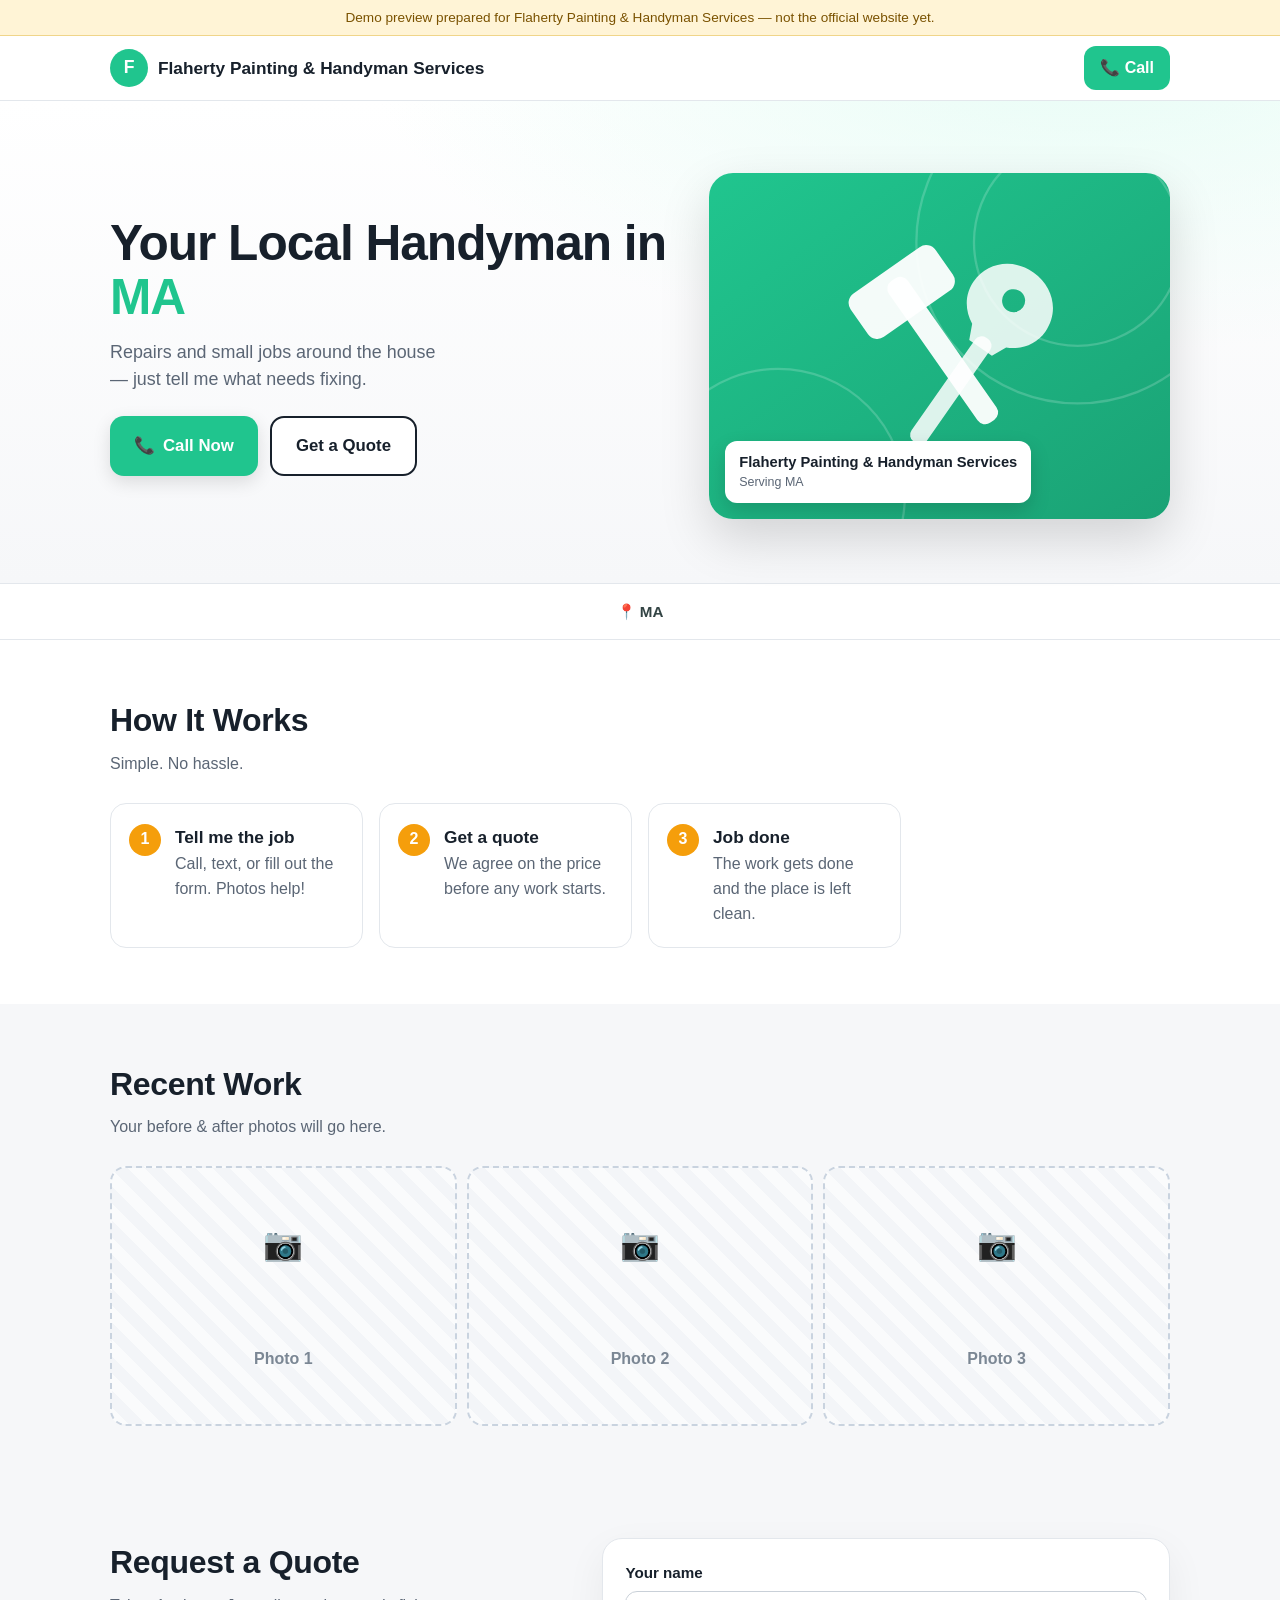
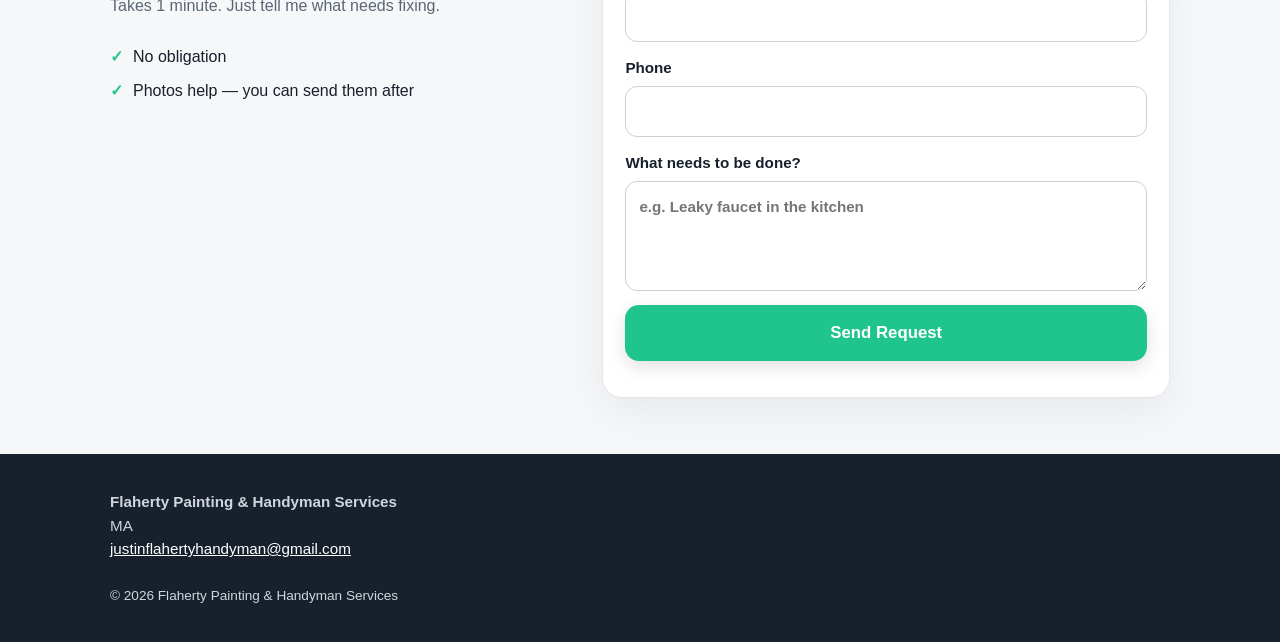
<file: clients/01-flaherty-painting-handyman-services/index.html>
<!DOCTYPE html>
<html lang="en">
<head>
<meta charset="UTF-8">
<meta name="viewport" content="width=device-width, initial-scale=1">
<title>Handyman</title>
<meta name="description" content="">
<meta name="robots" content="noindex, nofollow">
<style>
:root{--brand:#1f6feb;--brand-d:#1557c0;--brand-l:#eaf2ff;--accent:#f59e0b;--ink:#17202b;--muted:#5b6675;--bg:#f6f7f9;--card:#fff;--line:#e3e7ec;--r:16px}
*{box-sizing:border-box;margin:0;padding:0}
html{scroll-behavior:smooth}
body{font-family:-apple-system,BlinkMacSystemFont,"Segoe UI",Roboto,Arial,sans-serif;color:var(--ink);background:var(--bg);line-height:1.55;padding-bottom:80px;-webkit-font-smoothing:antialiased}
a{color:inherit}
.wrap{max-width:1100px;margin:0 auto;padding:0 20px}
.hide{display:none!important}

/* demo bar */
.demo{background:#fff4d6;color:#7a5200;text-align:center;font-size:.85rem;padding:7px 12px;border-bottom:1px solid #f0d58a}

/* header */
header{background:rgba(255,255,255,.92);backdrop-filter:blur(8px);border-bottom:1px solid var(--line);position:sticky;top:0;z-index:10}
header .wrap{display:flex;align-items:center;justify-content:space-between;height:64px;gap:12px}
.logo{font-weight:800;font-size:1.08rem;display:flex;align-items:center;gap:10px;text-decoration:none}
.logo img{height:38px}
.mono{width:38px;height:38px;border-radius:50%;background:var(--brand);color:#fff;display:grid;place-items:center;font-weight:800;font-size:1.1rem;flex:none}
.hcall{background:var(--brand);color:#fff;text-decoration:none;padding:10px 16px;border-radius:12px;font-weight:700;white-space:nowrap;border:0;font:inherit;font-weight:700;cursor:pointer}

/* buttons */
.btn{display:inline-flex;align-items:center;justify-content:center;gap:8px;text-decoration:none;border:0;cursor:pointer;font:inherit;font-weight:700;padding:15px 24px;border-radius:14px;font-size:1.05rem;transition:transform .15s,box-shadow .2s,background .2s}
.btn:hover{transform:translateY(-2px)}
.btn-p{background:var(--brand);color:#fff;box-shadow:0 6px 18px rgba(0,0,0,.12)}
.btn-p:hover{background:var(--brand-d)}
.btn-s{background:#fff;color:var(--ink);border:2px solid var(--ink)}
.pulse{animation:pulse 2.6s ease-in-out infinite}
@keyframes pulse{0%,100%{box-shadow:0 0 0 0 rgba(31,111,235,.45)}50%{box-shadow:0 0 0 12px rgba(31,111,235,0)}}

/* hero */
.hero{background:radial-gradient(1200px 500px at 85% -10%,var(--brand-l),transparent 60%),linear-gradient(180deg,#fff,var(--bg));padding:48px 0 40px}
.hero .wrap{display:grid;gap:36px;align-items:center}
.hero h1{font-size:clamp(2rem,5.2vw,3.1rem);line-height:1.1;letter-spacing:-.02em;margin-bottom:14px}
.hero h1 span{color:var(--brand)}
.hero p.lead{font-size:1.12rem;color:var(--muted);margin-bottom:22px;max-width:34ch}
.cta{display:flex;flex-wrap:wrap;gap:12px}
.art{position:relative;border-radius:24px;background:linear-gradient(145deg,var(--brand),var(--brand-d));aspect-ratio:4/3;overflow:hidden;box-shadow:0 20px 50px rgba(0,0,0,.15)}
.art svg{position:absolute;inset:0;width:100%;height:100%}
.art .tag{position:absolute;left:16px;bottom:16px;background:#fff;border-radius:12px;padding:10px 14px;font-weight:700;font-size:.92rem;box-shadow:0 8px 20px rgba(0,0,0,.15)}
.art .tag small{display:block;font-weight:500;color:var(--muted);font-size:.78rem}
@media(min-width:860px){.hero .wrap{grid-template-columns:1.1fr .9fr}.hero{padding:72px 0 64px}}

/* fact strip */
.strip{background:#fff;border-top:1px solid var(--line);border-bottom:1px solid var(--line)}
.strip .wrap{display:flex;flex-wrap:wrap;gap:10px 28px;justify-content:center;padding-top:16px;padding-bottom:16px;font-weight:600;font-size:.95rem;color:#344}
.strip span{display:flex;align-items:center;gap:8px}

/* sections */
section{padding:56px 0}
section.alt{background:#fff}
section h2{font-size:clamp(1.5rem,3.4vw,2rem);letter-spacing:-.01em;margin-bottom:6px}
section .sub{color:var(--muted);margin-bottom:26px}
.grid{display:grid;gap:16px;grid-template-columns:repeat(auto-fill,minmax(230px,1fr))}
.card{background:var(--card);border:1px solid var(--line);border-radius:var(--r);padding:20px;transition:transform .2s,box-shadow .2s,border-color .2s}
.card.lift:hover{transform:translateY(-4px);box-shadow:0 14px 30px rgba(0,0,0,.08);border-color:transparent}
.svc{display:flex;gap:14px;align-items:flex-start}
.svc .ic{font-size:1.6rem;width:52px;height:52px;border-radius:14px;background:var(--brand-l);display:grid;place-items:center;flex:none}
.svc h3{font-size:1.08rem;margin-bottom:2px}
.svc p{color:var(--muted);font-size:.95rem}
.svc .price{margin-top:6px;font-weight:700;color:var(--brand)}
.grid.few{grid-template-columns:1fr;max-width:640px}
.steps .card{position:relative;padding-left:64px}
.steps .n{position:absolute;left:18px;top:20px;width:32px;height:32px;border-radius:50%;background:var(--accent);color:#fff;font-weight:800;display:grid;place-items:center}
.steps h3{font-size:1.08rem;margin-bottom:2px}
.steps p{color:var(--muted)}
.chips{display:flex;flex-wrap:wrap;gap:8px}
.chip{background:#fff;border:1px solid var(--line);border-radius:999px;padding:7px 15px;font-weight:600}
.ba{display:grid;grid-template-columns:1fr 1fr;gap:4px;border-radius:12px;overflow:hidden}
.ba figure{position:relative}.ba img{width:100%;height:170px;object-fit:cover;display:block}
.ba figcaption{position:absolute;left:8px;top:8px;background:rgba(0,0,0,.6);color:#fff;font-size:.75rem;padding:2px 8px;border-radius:6px}
.ph-photo{aspect-ratio:4/3;border:2px dashed #c9d3df;border-radius:var(--r);display:grid;place-items:center;text-align:center;color:#7b8794;background:repeating-linear-gradient(45deg,#fafbfc,#fafbfc 12px,#f3f5f8 12px,#f3f5f8 24px);padding:16px;font-weight:600}
.gal-ph{grid-template-columns:repeat(3,1fr)!important;gap:10px}
@media(max-width:600px){.gal-ph .ph-photo{aspect-ratio:1;padding:8px;font-size:.75rem}.gal-ph .ph-photo b{font-size:1.4rem}.art{aspect-ratio:16/9}}
.ph-photo b{display:block;font-size:2rem;margin-bottom:6px}
.stars{color:var(--accent);letter-spacing:2px}
.revcta{display:flex;align-items:center;justify-content:space-between;gap:16px;flex-wrap:wrap;background:var(--brand-l);border-radius:var(--r);padding:22px}
.revcta p{font-weight:700;font-size:1.05rem}
details{background:#fff;border:1px solid var(--line);border-radius:14px;padding:16px 18px;margin-bottom:10px}
summary{font-weight:700;cursor:pointer;list-style:none;display:flex;justify-content:space-between;gap:10px}
summary::after{content:"+";font-size:1.3rem;line-height:1;color:var(--brand);transition:transform .2s}
details[open] summary::after{transform:rotate(45deg)}
details p{margin-top:8px;color:var(--muted)}

/* quote */
.quote-box{display:grid;gap:28px;align-items:start}
@media(min-width:860px){.quote-box{grid-template-columns:.9fr 1.1fr}}
.qside li{list-style:none;margin:10px 0;display:flex;gap:10px;align-items:flex-start}
.qside li b{color:var(--brand)}
form{display:grid;gap:14px;background:#fff;border:1px solid var(--line);border-radius:20px;padding:22px;box-shadow:0 14px 40px rgba(0,0,0,.06)}
label{font-weight:600;font-size:.95rem;display:grid;gap:6px}
input,textarea{font:inherit;padding:13px;border:1px solid #c9d0d8;border-radius:12px;background:#fff;width:100%;transition:border-color .2s,box-shadow .2s}
input:focus,textarea:focus{outline:0;border-color:var(--brand);box-shadow:0 0 0 4px var(--brand-l)}
textarea{min-height:110px;resize:vertical}
#formMsg{font-weight:600}
.err{color:#b91c1c}
.done{display:grid;place-items:center;text-align:center;gap:10px;padding:30px 10px}
.check{width:64px;height:64px;border-radius:50%;background:#16a34a;display:grid;place-items:center;animation:pop .5s cubic-bezier(.2,1.4,.4,1)}
.check svg{width:34px;height:34px;stroke:#fff;stroke-width:3;fill:none;stroke-dasharray:40;stroke-dashoffset:40;animation:draw .5s .25s forwards}
@keyframes pop{from{transform:scale(0)}to{transform:scale(1)}}
@keyframes draw{to{stroke-dashoffset:0}}

/* footer */
footer{background:var(--ink);color:#cfd6df;padding:36px 0;font-size:.95rem}
footer a{color:#fff}
.social{display:flex;gap:14px;flex-wrap:wrap;margin-top:10px}

/* sticky bar (mobile) */
.bar{position:fixed;left:0;right:0;bottom:0;display:grid;grid-auto-flow:column;grid-auto-columns:1fr;gap:8px;padding:10px;background:#fff;border-top:1px solid var(--line);z-index:20;box-shadow:0 -6px 20px rgba(0,0,0,.06)}
.bar .btn{padding:13px}
@media(min-width:860px){.bar{display:none}body{padding-bottom:0}}

/* toast */
.toast{position:fixed;left:50%;bottom:96px;transform:translateX(-50%) translateY(20px);background:var(--ink);color:#fff;padding:12px 18px;border-radius:12px;font-size:.92rem;opacity:0;pointer-events:none;transition:.3s;z-index:30;max-width:90vw;text-align:center}
.toast.on{opacity:1;transform:translateX(-50%) translateY(0)}

/* scroll reveal */
.rv{opacity:0;transform:translateY(24px);transition:opacity .7s ease,transform .7s ease}
.rv.in{opacity:1;transform:none}
.stagger>*{opacity:0;transform:translateY(18px);transition:opacity .6s ease,transform .6s ease}
.stagger.in>*{opacity:1;transform:none}
.stagger.in>*:nth-child(2){transition-delay:.12s}.stagger.in>*:nth-child(3){transition-delay:.24s}.stagger.in>*:nth-child(4){transition-delay:.36s}.stagger.in>*:nth-child(5){transition-delay:.48s}.stagger.in>*:nth-child(6){transition-delay:.6s}
@media (prefers-reduced-motion:reduce){*,*::before,*::after{animation:none!important;transition:none!important}.rv,.stagger>*{opacity:1;transform:none}}
</style>
</head>
<body>

<div class="demo hide" id="demoBar"></div>

<header><div class="wrap">
  <a class="logo" href="#top" id="logo"></a>
  <a class="hcall callbtn" href="#">📞 <span>Call</span></a>
</div></header>

<div class="hero" id="top"><div class="wrap">
  <div class="rv">
    <h1 id="heroTitle"></h1>
    <p class="lead" id="heroLead"></p>
    <div class="cta">
      <a class="btn btn-p pulse callbtn" href="#">📞 <span>Call Now</span></a>
      <a class="btn btn-s" href="#quote">Get a Quote</a>
    </div>
  </div>
  <div class="art rv" aria-hidden="true">
    <svg viewBox="0 0 400 300" preserveAspectRatio="xMidYMid slice">
      <g fill="none" stroke="rgba(255,255,255,.18)" stroke-width="2">
        <circle cx="320" cy="60" r="90"/><circle cx="320" cy="60" r="140"/><circle cx="60" cy="280" r="110"/>
      </g>
      <g transform="translate(120 60) rotate(-35 80 90)" fill="#fff">
        <rect x="70" y="20" width="20" height="150" rx="8" opacity=".95"/>
        <path d="M45 10h70a10 10 0 0 1 10 10v26a10 10 0 0 1-10 10H45a10 10 0 0 1-10-10V20a10 10 0 0 1 10-10z" opacity=".95"/>
      </g>
      <g transform="translate(150 70) rotate(35 80 90)" fill="rgba(255,255,255,.85)">
        <rect x="72" y="70" width="16" height="110" rx="7"/>
        <path d="M80 0c-22 0-38 16-38 36 0 14 8 25 20 31l6 13h24l6-13c12-6 20-17 20-31 0-20-16-36-38-36zm0 20a10 10 0 1 1 0 20 10 10 0 0 1 0-20z"/>
      </g>
    </svg>
    <div class="tag" id="artTag"></div>
  </div>
</div></div>

<div class="strip" id="strip"><div class="wrap" id="stripIn"></div></div>

<section id="services"><div class="wrap">
  <div class="rv"><h2>What I Can Help With</h2>
  <p class="sub">Don't see your job? Just ask — send a quick message.</p></div>
  <div class="grid stagger" id="svcList"></div>
</div></section>

<section id="how" class="alt"><div class="wrap">
  <div class="rv"><h2>How It Works</h2><p class="sub">Simple. No hassle.</p></div>
  <div class="grid steps stagger">
    <div class="card"><span class="n">1</span><h3>Tell me the job</h3><p>Call, text, or fill out the form. Photos help!</p></div>
    <div class="card"><span class="n">2</span><h3>Get a quote</h3><p>We agree on the price before any work starts.</p></div>
    <div class="card"><span class="n">3</span><h3>Job done</h3><p>The work gets done and the place is left clean.</p></div>
  </div>
</div></section>

<section id="gallery"><div class="wrap">
  <div class="rv"><h2>Recent Work</h2><p class="sub" id="galSub">Real before &amp; after photos.</p></div>
  <div class="grid stagger" id="galList"></div>
</div></section>

<section id="reviews" class="alt"><div class="wrap">
  <div class="rv"><h2>What Customers Say</h2><p class="sub">Real feedback from real customers.</p></div>
  <div class="grid stagger" id="revList"></div>
  <div class="revcta rv hide" id="revCta" style="margin-top:16px"><p id="revCtaText"></p><a class="btn btn-p" id="revCtaBtn" target="_blank" rel="noopener">Read reviews →</a></div>
</div></section>

<section id="area"><div class="wrap">
  <div class="rv"><h2>Service Area</h2><p class="sub" id="areaSub"></p></div>
  <div class="chips stagger" id="areaList"></div>
</div></section>

<section id="faqSec" class="alt"><div class="wrap" style="max-width:820px">
  <div class="rv"><h2>Questions</h2><p class="sub">Quick answers.</p></div>
  <div id="faqList" class="rv"></div>
</div></section>

<section id="quote"><div class="wrap quote-box">
  <div class="qside rv">
    <h2>Request a Quote</h2>
    <p class="sub">Takes 1 minute. Just tell me what needs fixing.</p>
    <ul>
      <li><b>✓</b> No obligation</li>
      <li><b>✓</b> Photos help — you can send them after</li>
      <li id="qHours" class="hide"></li>
    </ul>
  </div>
  <div class="rv" id="formWrap">
    <form id="qForm" novalidate>
      <label>Your name<input name="name" required autocomplete="name"></label>
      <label>Phone<input name="phone" type="tel" required autocomplete="tel"></label>
      <label>What needs to be done?<textarea name="details" required placeholder="e.g. Leaky faucet in the kitchen"></textarea></label>
      <button class="btn btn-p" type="submit">Send Request</button>
      <p id="formMsg" role="status"></p>
    </form>
  </div>
</div></section>

<footer><div class="wrap">
  <div id="fInfo"></div>
  <div class="social" id="fSocial"></div>
  <p style="margin-top:14px;font-size:.85rem" id="fCopy"></p>
</div></footer>

<div class="bar" id="bar">
  <a class="btn btn-s callbtn" href="#">📞 <span>Call</span></a>
  <a class="btn btn-p" href="#quote">Get a Quote</a>
</div>
<div class="toast" id="toast"></div>

<script src="config.js"></script>
<script>
(function(){
  const S = window.SITE || {}, B = S.business || {}, P = !!S.showPlaceholders, DEMO = !!S.demo;
  const $ = id => document.getElementById(id);
  const has = v => Array.isArray(v) ? v.length > 0 : !!(v && String(v).trim());
  const el = (tag, cls, text) => { const e = document.createElement(tag); if (cls) e.className = cls; if (text != null) e.textContent = text; return e; };
  const place = [B.city, B.state].filter(has).join(", ");
  const toast = t => { const x = $("toast"); x.textContent = t; x.classList.add("on"); clearTimeout(x._t); x._t = setTimeout(() => x.classList.remove("on"), 2800); };

  // Brand color from name (unique per client, stable)
  if (!S.brandColor && has(B.name)) {
    let h = 0; for (const c of B.name) h = (h * 31 + c.charCodeAt(0)) % 360;
    const hue = [212, 160, 195, 24, 228, 175][h % 6];
    document.documentElement.style.setProperty("--brand", `hsl(${hue} 72% 45%)`);
    document.documentElement.style.setProperty("--brand-d", `hsl(${hue} 72% 37%)`);
    document.documentElement.style.setProperty("--brand-l", `hsl(${hue} 80% 95%)`);
  } else if (S.brandColor) document.documentElement.style.setProperty("--brand", S.brandColor);

  // Demo bar
  if (DEMO) { const d = $("demoBar"); d.textContent = "Demo preview" + (has(B.name) ? " prepared for " + B.name : "") + " — not the official website yet."; d.classList.remove("hide"); }

  // Title / meta
  if (has(B.name)) document.title = B.name + (place ? " — Handyman in " + place : "");
  document.querySelector('meta[name=description]').content = [B.tagline, place && "Handyman services in " + place].filter(has).join(". ");

  // Logo (image or monogram)
  const logo = $("logo");
  if (has(B.logo)) { const i = el("img"); i.src = B.logo; i.alt = B.name || "Logo"; logo.append(i); }
  else if (has(B.name)) logo.append(el("span", "mono", B.name.trim()[0].toUpperCase()));
  logo.append(el("span", null, B.name || ""));

  // Call buttons
  const tel = has(B.phone) ? "tel:" + B.phone.replace(/[^\d+]/g, "") : "";
  document.querySelectorAll(".callbtn").forEach(a => {
    if (tel) a.href = tel;
    else if (DEMO || P) { a.href = "#"; a.addEventListener("click", e => { e.preventDefault(); toast("Your phone number will be added here after setup."); }); }
    else a.classList.add("hide");
  });
  if (tel && has(B.phoneDisplay)) document.querySelectorAll(".hero .callbtn span").forEach(s => s.textContent = B.phoneDisplay);

  // Hero
  const h1 = $("heroTitle");
  h1.append("Your Local Handyman" + (place ? " in " : ""));
  if (place) h1.append(el("span", null, place));
  $("heroLead").textContent = has(B.tagline) ? B.tagline : "Repairs and small jobs around the house — just tell me what needs fixing.";
  const tag = $("artTag");
  if (has(B.name)) { tag.append(el("span", null, B.name)); tag.append(el("small", null, place ? "Serving " + place : "Local handyman")); }
  else tag.classList.add("hide");

  // Fact strip (only real data)
  const st = $("stripIn"), addS = t => st.append(el("span", null, t));
  if (place) addS("📍 " + place);
  if (has(B.hours)) addS("🕒 " + B.hours);
  if (B.licensed) addS("✅ Licensed" + (has(B.licenseNumber) ? " #" + B.licenseNumber : ""));
  if (B.insured) addS("🛡️ Insured");
  if (has(B.yearsInBusiness)) addS("🔧 " + B.yearsInBusiness + " years experience");
  if (B.freeQuotes) addS("💬 Free quotes");
  if (has(S.payments)) addS("💳 " + S.payments.join(", "));
  if (!st.children.length) $("strip").classList.add("hide");

  // Services
  const svc = S.services || [], sl = $("svcList");
  if (svc.length && svc.length < 3) sl.classList.add("few");
  svc.forEach(s => {
    const c = el("div", "card lift svc");
    c.append(el("div", "ic", has(s.icon) ? s.icon : "🔧"));
    const t = el("div"); t.append(el("h3", null, s.name || ""));
    if (has(s.desc)) t.append(el("p", null, s.desc));
    if (has(s.priceFrom)) t.append(el("div", "price", "From " + s.priceFrom));
    c.append(t); sl.append(c);
  });
  if (!svc.length) $("services").classList.add("hide");

  // Gallery (real photos, or demo placeholders)
  const gal = S.gallery || [];
  gal.forEach(g => {
    const c = el("div", "card lift"); c.style.padding = "8px";
    const ba = el("div", "ba");
    [["before", "Before"], ["after", "After"]].forEach(([k, t]) => {
      if (!has(g[k])) return;
      const f = el("figure"), i = el("img"); i.src = g[k]; i.alt = t + (g.caption ? " — " + g.caption : ""); i.loading = "lazy";
      f.append(i, el("figcaption", null, t)); ba.append(f);
    });
    c.append(ba); if (has(g.caption)) { const p = el("p", null, g.caption); p.style.padding = "8px 6px 2px"; c.append(p); }
    $("galList").append(c);
  });
  if (!gal.length) {
    if (DEMO) {
      $("galSub").textContent = "Your before & after photos will go here."; $("galList").classList.add("gal-ph");
      ["Photo 1", "Photo 2", "Photo 3"].forEach(t => { const d = el("div", "ph-photo"); d.append(el("b", null, "📷"), t); $("galList").append(d); });
    } else $("gallery").classList.add("hide");
  }

  // Reviews (real only) + link to real review page
  const rev = S.reviews || [];
  rev.forEach(r => {
    const c = el("div", "card");
    const n = Math.max(0, Math.min(5, parseInt(r.stars) || 0));
    if (n) c.append(el("div", "stars", "★".repeat(n)));
    c.append(el("p", null, "“" + (r.text || "") + "”"));
    const m = el("p", null, "— " + (r.name || "") + (has(r.source) ? " · " + r.source : "")); m.style.cssText = "color:var(--muted);margin-top:8px;font-size:.9rem";
    c.append(m); $("revList").append(c);
  });
  if (has(S.reviewsLink)) {
    let src = "online"; try { src = new URL(S.reviewsLink).hostname.replace(/^www\./, "").split(".")[0]; src = src.charAt(0).toUpperCase() + src.slice(1); } catch (_) {}
    if (/homeadvisor/i.test(src)) src = "HomeAdvisor";
    $("revCtaText").textContent = "See what customers say on " + src;
    $("revCtaBtn").href = S.reviewsLink; $("revCta").classList.remove("hide");
  }
  if (!rev.length && !has(S.reviewsLink)) $("reviews").classList.add("hide");

  // Area
  const area = S.serviceArea || [];
  area.forEach(a => $("areaList").append(el("span", "chip", "📍 " + a)));
  $("areaSub").textContent = place ? "Based in " + place + ". Not sure if I cover you? Just ask." : "Not sure if I cover you? Just ask.";
  if (!area.length) $("area").classList.add("hide");

  // FAQ
  const faq = (S.faq || []).slice();
  if (has(S.payments)) faq.push({ q: "How can I pay?", a: S.payments.join(", ") });
  if (has(B.hours)) faq.push({ q: "When are you available?", a: B.hours });
  faq.forEach(f => { const d = el("details"); d.append(el("summary", null, f.q), el("p", null, f.a)); $("faqList").append(d); });
  if (!faq.length) $("faqSec").classList.add("hide");

  if (has(B.hours)) { const q = $("qHours"); q.innerHTML = ""; q.append(el("b", null, "✓"), " Hours: " + B.hours); q.classList.remove("hide"); }

  // Footer
  const fi = $("fInfo");
  fi.append(el("strong", null, B.name || ""));
  [B.address || place, B.hours].filter(has).forEach(t => fi.append(el("div", null, t)));
  if (tel) { const w = el("div"), a = el("a", null, B.phoneDisplay || B.phone); a.href = tel; w.append(a); fi.append(w); }
  if (has(B.email)) { const w = el("div"), a = el("a", null, B.email); a.href = "mailto:" + B.email; w.append(a); fi.append(w); }
  const so = S.social || {}, names = { google: "Google", facebook: "Facebook", instagram: "Instagram", yelp: "Yelp", nextdoor: "Nextdoor" };
  Object.keys(names).forEach(k => { if (has(so[k])) { const a = el("a", null, names[k]); a.href = so[k]; a.target = "_blank"; a.rel = "noopener"; $("fSocial").append(a); } });
  $("fCopy").textContent = "© " + new Date().getFullYear() + (has(B.name) ? " " + B.name : "");

  // Sticky bar: if call hidden, quote button takes full width
  if ($("bar").querySelector(".callbtn.hide")) $("bar").style.gridAutoColumns = "1fr";

  // Quote form
  const L = S.leads || {}, form = $("qForm"), msg = $("formMsg");
  const fail = t => { msg.textContent = t; msg.className = "err"; };
  const success = t => {
    const d = el("div", "done");
    d.innerHTML = '<div class="check"><svg viewBox="0 0 24 24"><path d="M5 12.5l4.5 4.5L19 7.5"/></svg></div>';
    d.append(el("h3", null, "Sent!"), el("p", null, t));
    form.replaceWith(d);
  };
  form.addEventListener("submit", async e => {
    e.preventDefault();
    const d = Object.fromEntries(new FormData(form));
    if (!has(d.name) || !has(d.phone) || !has(d.details)) return fail("Please fill in your name, phone and what needs to be done.");
    const text = `New quote request\nName: ${d.name}\nPhone: ${d.phone}\nDetails: ${d.details}`;
    if (has(L.formEndpoint)) {
      try { const r = await fetch(L.formEndpoint, { method: "POST", headers: { "Accept": "application/json" }, body: new FormData(form) }); if (!r.ok) throw 0; return success("Thanks! I'll get back to you soon."); }
      catch (_) { return fail("Couldn't send. Please call or text instead."); }
    }
    if (has(L.email)) { location.href = "mailto:" + L.email + "?subject=" + encodeURIComponent("Quote request — " + d.name) + "&body=" + encodeURIComponent(text); return success("Your email app should open — just press Send."); }
    if (has(L.sms)) { location.href = "sms:" + L.sms.replace(/[^\d+]/g, "") + "?&body=" + encodeURIComponent(text); return success("Your messages app should open — just press Send."); }
    if (DEMO) return success("This is a demo — once set up, requests will go straight to your phone or email.");
    fail("Please call us to request a quote.");
  });

  // Scroll reveal
  const items = document.querySelectorAll(".rv,.stagger");
  if ("IntersectionObserver" in window) {
    const io = new IntersectionObserver(es => es.forEach(x => { if (x.isIntersecting) { x.target.classList.add("in"); io.unobserve(x.target); } }), { threshold: .12 });
    items.forEach(i => io.observe(i));
  } else items.forEach(i => i.classList.add("in"));
})();
</script>
</body>
</html>
</file>
